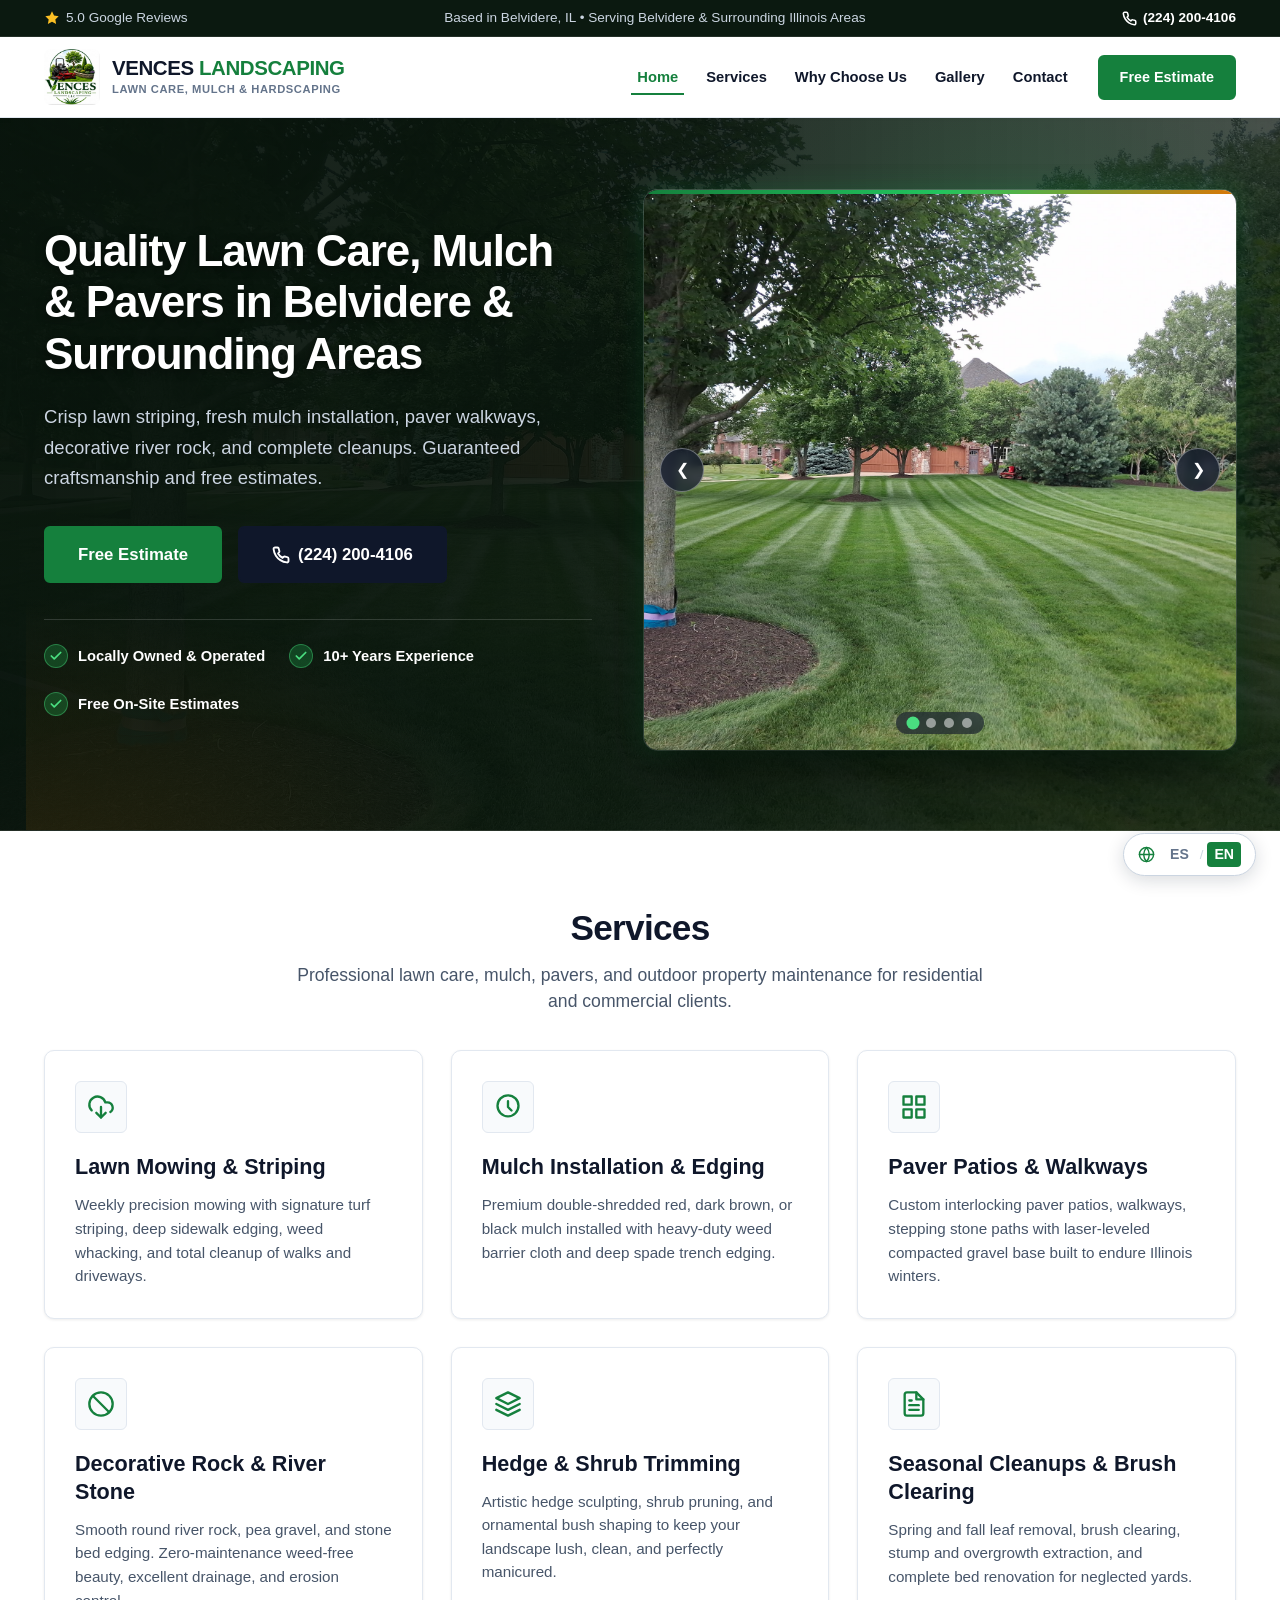
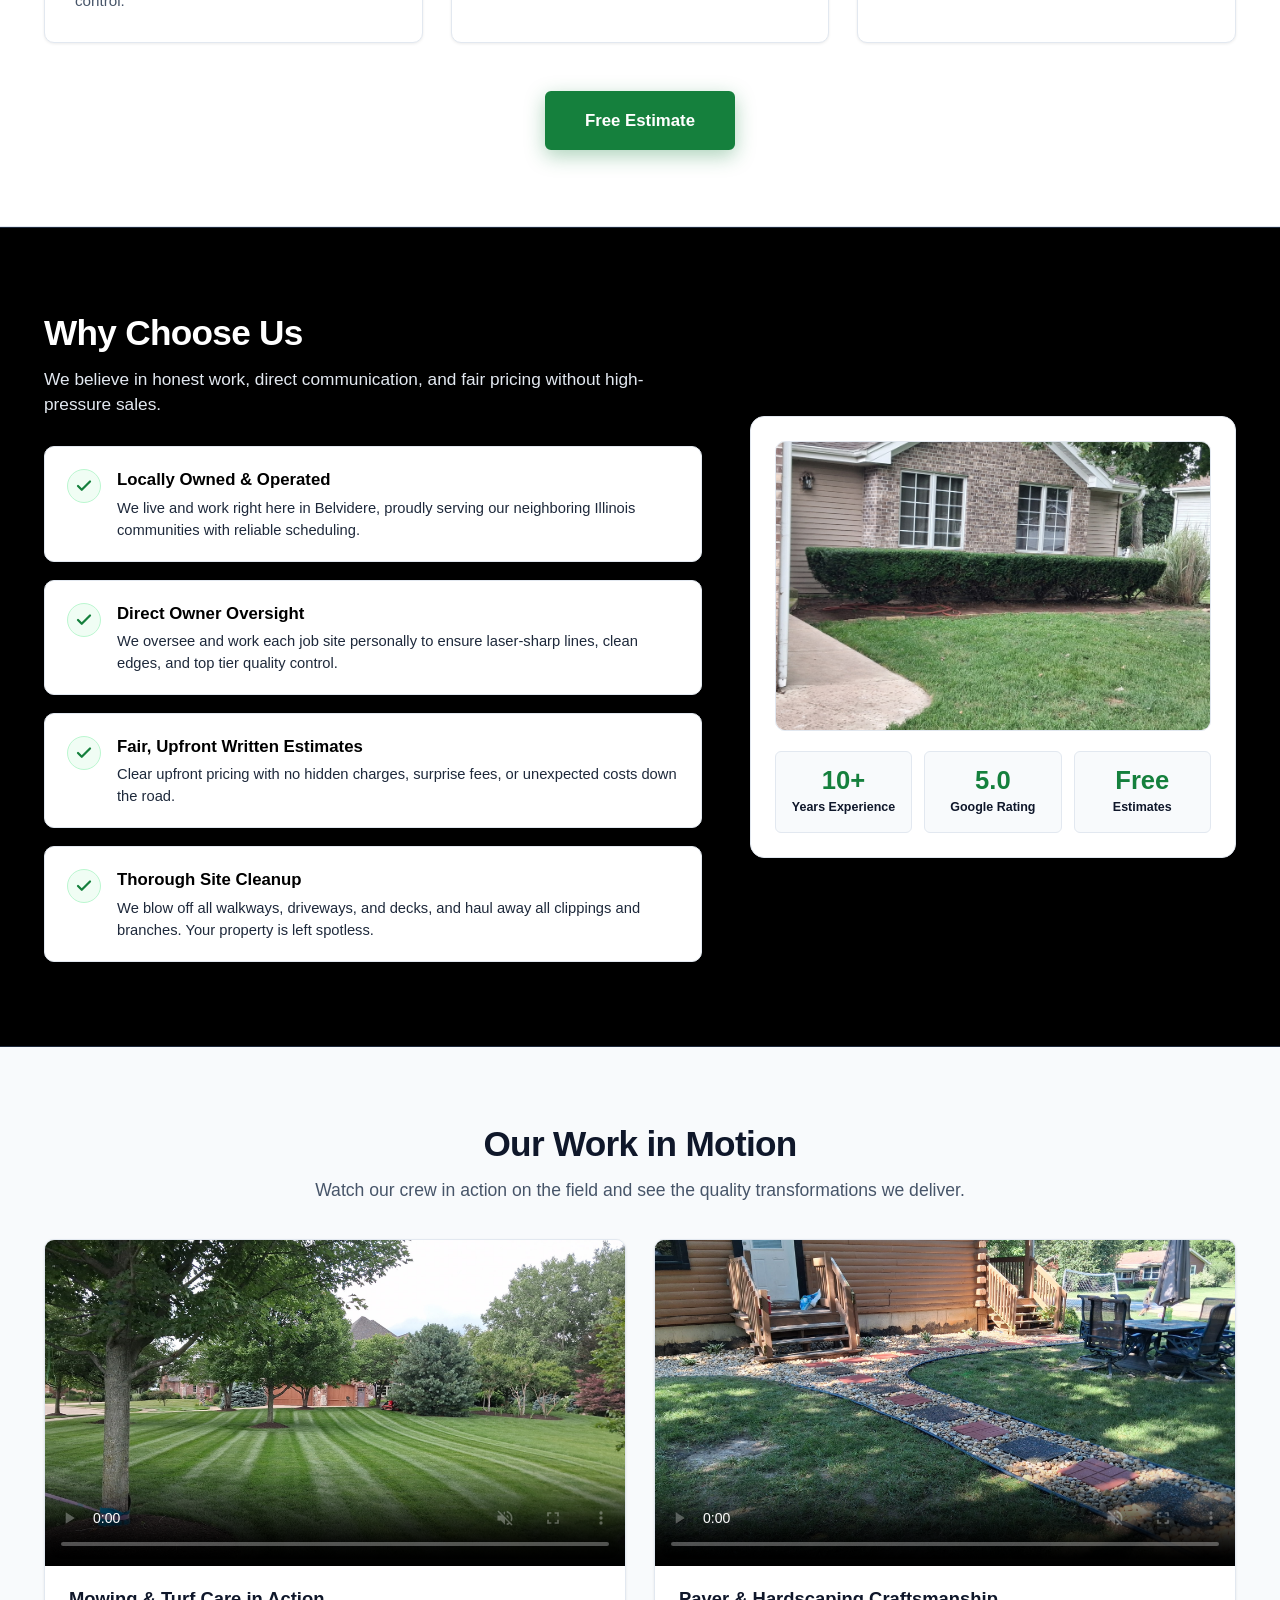
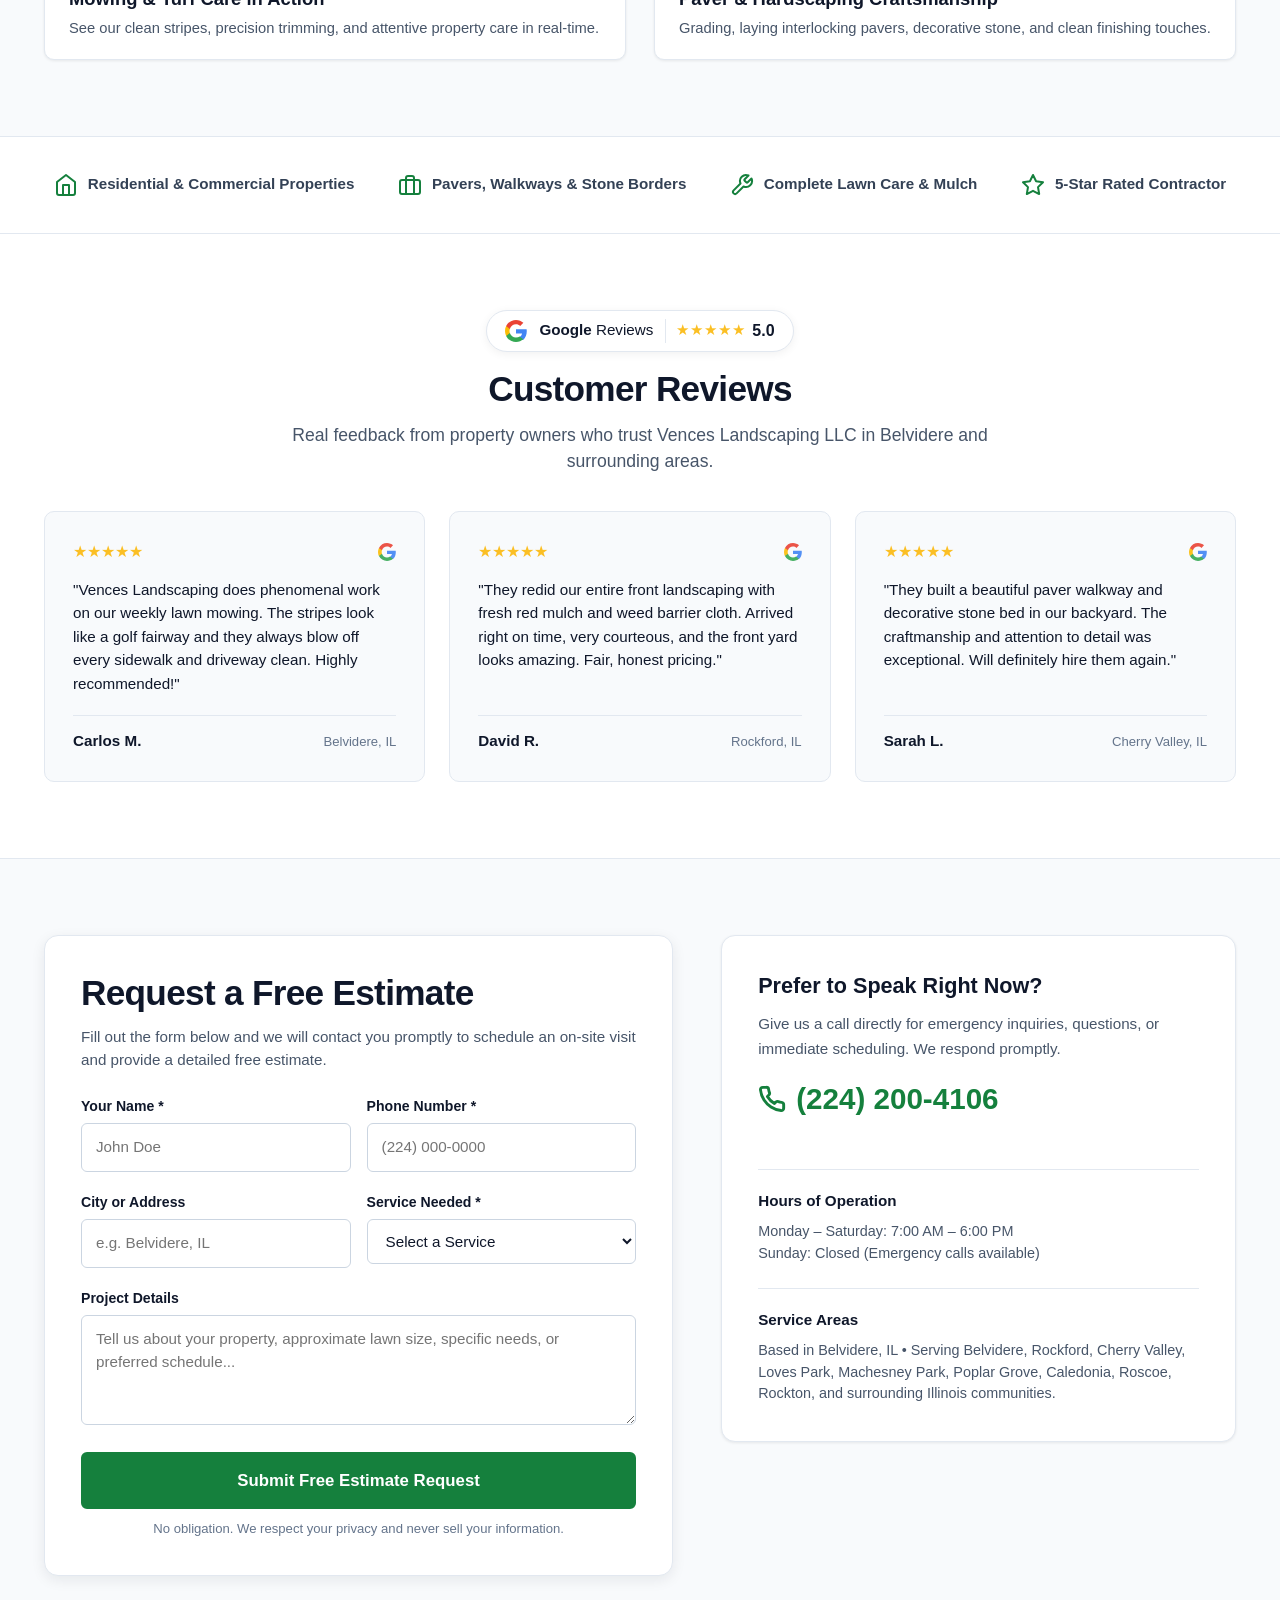
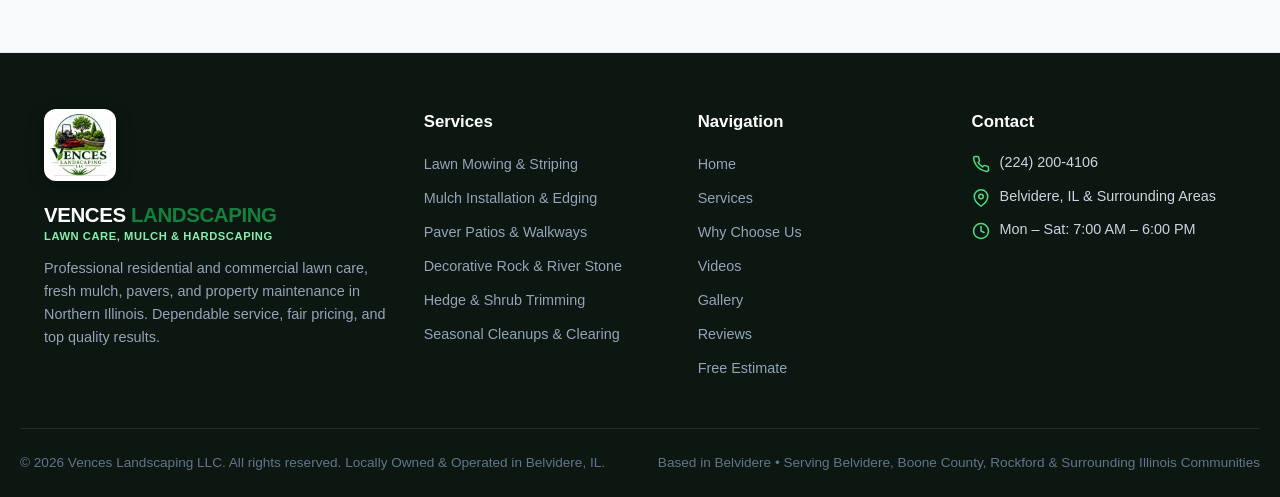
<file: index.html>
<!DOCTYPE html>
<html lang="en">
<head>
  <meta charset="UTF-8">
  <meta name="viewport" content="width=device-width, initial-scale=1.0">
  <title>Vences Landscaping LLC | Lawn Care, Mulch &amp; Pavers | Belvidere, IL</title>
  <meta name="description" content="Professional lawn mowing, turf striping, fresh mulch installation, paver patios, decorative stone, and yard cleanups in Belvidere, IL &amp; surrounding areas. Free estimates: (224) 200-4106.">
  <meta name="keywords" content="landscaping Belvidere IL, lawn care Belvidere IL, lawn mowing service Belvidere IL, turf striping Belvidere, mulch installation Belvidere, paver patio contractors Belvidere IL, hardscaping Belvidere, river rock landscaping, bush trimming Belvidere, seasonal yard cleanups, Boone County landscaper, Rockford lawn care, Cherry Valley landscaping, Loves Park lawn care">
  <meta name="robots" content="index, follow, max-image-preview:large, max-snippet:-1, max-video-preview:-1">
  <meta name="author" content="Vences Landscaping LLC">
  <meta name="theme-color" content="#15803d">
  <link rel="canonical" href="https://venceslandscaping.com/">
  
  <!-- Geo Targeting for Local Belvidere / Boone County & Rockford SEO -->
  <meta name="geo.region" content="US-IL">
  <meta name="geo.placename" content="Belvidere, Illinois">
  <meta name="geo.position" content="42.2639;-88.8443">
  <meta name="ICBM" content="42.2639, -88.8443">

  <!-- Google Search Console Verification Tag Placeholder -->
  <!-- Replace content with your verification string from Google Search Console when adding property -->
  <!-- <meta name="google-site-verification" content="PASTE_YOUR_GSC_CODE_HERE"> -->
  
  <!-- Favicon and App Icons -->
  <link rel="icon" type="image/png" sizes="64x64" href="favicon.png">
  <link rel="icon" type="image/x-icon" href="favicon.ico">
  <link rel="apple-touch-icon" sizes="180x180" href="apple-touch-icon.png">
  <link rel="manifest" href="site.webmanifest">
  
  <!-- Social Share / Open Graph Previews (Facebook, WhatsApp, LinkedIn, iMessage) -->
  <meta property="og:locale" content="en_US">
  <meta property="og:locale:alternate" content="es_US">
  <meta property="og:site_name" content="Vences Landscaping LLC">
  <meta property="og:type" content="website">
  <meta property="og:url" content="https://venceslandscaping.com/">
  <meta property="og:title" content="Vences Landscaping LLC | Lawn Care, Mulch &amp; Pavers | Belvidere, IL">
  <meta property="og:description" content="Crisp lawn striping, fresh mulch installation, paver patios, decorative river rock, and yard cleanups in Belvidere, IL &amp; Boone County. Free estimates: (224) 200-4106.">
  <meta property="og:image" content="https://venceslandscaping.com/photos/og-preview.jpg">
  <meta property="og:image:secure_url" content="https://venceslandscaping.com/photos/og-preview.jpg">
  <meta property="og:image:type" content="image/jpeg">
  <meta property="og:image:width" content="1200">
  <meta property="og:image:height" content="630">
  <meta property="og:image:alt" content="Vences Landscaping LLC - Lawn Care, Mulch and Paver Patios in Belvidere, IL">

  <!-- Twitter / X Card Previews -->
  <meta name="twitter:card" content="summary_large_image">
  <meta name="twitter:url" content="https://venceslandscaping.com/">
  <meta name="twitter:title" content="Vences Landscaping LLC | Lawn Care, Mulch &amp; Pavers | Belvidere, IL">
  <meta name="twitter:description" content="Professional lawn mowing, mulch installation, paver patios, and property maintenance in Belvidere, IL. Free estimates: (224) 200-4106.">
  <meta name="twitter:image" content="https://venceslandscaping.com/photos/og-preview.jpg">
  <meta name="twitter:image:alt" content="Vences Landscaping LLC - Lawn Care &amp; Pavers in Belvidere, IL">

  <!-- Schema.org JSON-LD Local Business Structured Data for Google -->
  <script type="application/ld+json">
  {
    "@context": "https://schema.org",
    "@type": ["LandscapeService", "HomeAndConstructionBusiness"],
    "@id": "https://venceslandscaping.com/#business",
    "name": "Vences Landscaping LLC",
    "url": "https://venceslandscaping.com/",
    "telephone": "+1-224-200-4106",
    "priceRange": "$$",
    "image": [
      "https://venceslandscaping.com/photos/og-preview.jpg",
      "https://venceslandscaping.com/photos/2670.jpg",
      "https://venceslandscaping.com/photos/2740.jpg",
      "https://venceslandscaping.com/photos/1140.jpg"
    ],
    "logo": "https://venceslandscaping.com/photos/2641.JPEG",
    "description": "Professional landscaping, weekly precision lawn mowing, signature turf striping, fresh mulch installation, paver patios, river rock, and seasonal cleanups in Belvidere, IL and surrounding Illinois areas.",
    "address": {
      "@type": "PostalAddress",
      "addressLocality": "Belvidere",
      "addressRegion": "IL",
      "addressCountry": "US"
    },
    "geo": {
      "@type": "GeoCoordinates",
      "latitude": 42.2639,
      "longitude": -88.8443
    },
    "areaServed": [
      { "@type": "City", "name": "Belvidere", "sameAs": "https://en.wikipedia.org/wiki/Belvidere,_Illinois" },
      { "@type": "City", "name": "Rockford", "sameAs": "https://en.wikipedia.org/wiki/Rockford,_Illinois" },
      { "@type": "City", "name": "Cherry Valley" },
      { "@type": "City", "name": "Loves Park" },
      { "@type": "City", "name": "Machesney Park" },
      { "@type": "City", "name": "Poplar Grove" },
      { "@type": "City", "name": "Caledonia" },
      { "@type": "City", "name": "Roscoe" },
      { "@type": "City", "name": "Rockton" },
      { "@type": "City", "name": "Garden Prairie" }
    ],
    "hasOfferCatalog": {
      "@type": "OfferCatalog",
      "name": "Landscaping Services",
      "itemListElement": [
        {
          "@type": "Offer",
          "itemOffered": {
            "@type": "Service",
            "name": "Lawn Mowing & Turf Striping",
            "description": "Weekly precision mowing with turf striping, deep sidewalk edging, weed whacking, and total cleanup."
          }
        },
        {
          "@type": "Offer",
          "itemOffered": {
            "@type": "Service",
            "name": "Mulch Installation & Bed Edging",
            "description": "Double-shredded mulch installed with heavy-duty weed barrier fabric and deep trench edging."
          }
        },
        {
          "@type": "Offer",
          "itemOffered": {
            "@type": "Service",
            "name": "Paver Patios & Walkways",
            "description": "Custom interlocking paver patios and walkways built with compacted crushed gravel base."
          }
        },
        {
          "@type": "Offer",
          "itemOffered": {
            "@type": "Service",
            "name": "Decorative Rock & River Stone",
            "description": "Smooth river rock and stone bed edging for zero-maintenance beauty and erosion control."
          }
        },
        {
          "@type": "Offer",
          "itemOffered": {
            "@type": "Service",
            "name": "Hedge & Shrub Trimming",
            "description": "Artistic hedge sculpting, shrub pruning, and ornamental bush shaping."
          }
        },
        {
          "@type": "Offer",
          "itemOffered": {
            "@type": "Service",
            "name": "Seasonal Cleanups & Clearing",
            "description": "Spring and fall leaf removal, brush clearing, and complete landscape bed renovations."
          }
        }
      ]
    },
    "openingHoursSpecification": {
      "@type": "OpeningHoursSpecification",
      "dayOfWeek": ["Monday", "Tuesday", "Wednesday", "Thursday", "Friday", "Saturday"],
      "opens": "07:00",
      "closes": "18:00"
    },
    "paymentAccepted": "Cash, Check, Zelle",
    "currenciesAccepted": "USD",
    "aggregateRating": {
      "@type": "AggregateRating",
      "ratingValue": "5.0",
      "reviewCount": "38"
    }
  }
  </script>

  <link rel="stylesheet" href="styles.css?v=1.3">
</head>
<body>

  <!-- Top Utility Bar -->
  <aside class="top-bar" aria-label="Quick contact and service area">
    <div class="container top-bar-inner">
      <div class="top-bar-item top-bar-rating">
        <svg width="16" height="16" viewBox="0 0 24 24" fill="currentColor">
          <path d="M12 2l3.09 6.26L22 9.27l-5 4.87 1.18 6.88L12 17.77l-6.18 3.25L7 14.14 2 9.27l6.91-1.01L12 2z"/>
        </svg>
        <span data-i18n="top_rating">5.0 Google Reviews</span>
      </div>
      <div class="top-bar-item top-bar-location">
        <span data-i18n="top_location">Based in Belvidere, IL &bull; Serving Belvidere &amp; Surrounding Illinois Areas</span>
      </div>
      <div class="top-bar-right">
        <a href="tel:2242004106" class="top-phone-link">
          <svg width="15" height="15" viewBox="0 0 24 24" fill="none" stroke="currentColor" stroke-width="2.5" stroke-linecap="round" stroke-linejoin="round">
            <path d="M22 16.92v3a2 2 0 0 1-2.18 2 19.79 19.79 0 0 1-8.63-3.07 19.5 19.5 0 0 1-6-6 19.79 19.79 0 0 1-3.07-8.67A2 2 0 0 1 4.11 2h3a2 2 0 0 1 2 1.72 12.84 12.84 0 0 0 .7 2.81 2 2 0 0 1-.45 2.11L8.09 9.91a16 16 0 0 0 6 6l1.27-1.27a2 2 0 0 1 2.11-.45 12.84 12.84 0 0 0 2.81.7A2 2 0 0 1 22 16.92z"></path>
          </svg>
          (224) 200-4106
        </a>
      </div>
    </div>
  </aside>

  <!-- Site Header -->
  <header class="site-header">
    <div class="container nav-container">
      <a href="index.html" class="brand-logo" aria-label="Vences Landscaping LLC Homepage">
        <img src="photos/2641.JPEG" alt="Vences Landscaping LLC Logo" class="brand-logo-img" width="56" height="56">
        <div class="brand-text">
          <span class="brand-name">
            <span class="accent-dark">VENCES</span> <span class="accent-green">LANDSCAPING</span>
          </span>
          <span class="brand-tag" data-i18n="brand_tag">Lawn Care, Mulch &amp; Hardscaping</span>
        </div>
      </a>

      <!-- Desktop & Mobile Nav -->
      <nav class="main-nav" aria-label="Main Navigation">
        <ul class="nav-list">
          <li><a href="index.html" class="nav-link active" data-i18n="nav_home">Home</a></li>
          <li><a href="#services" class="nav-link" data-i18n="nav_services">Services</a></li>
          <li><a href="#why-us" class="nav-link" data-i18n="nav_why_us">Why Choose Us</a></li>
          <li><a href="gallery.html" class="nav-link" data-i18n="nav_gallery">Gallery</a></li>
          <li><a href="#estimate" class="nav-link" data-i18n="nav_contact">Contact</a></li>
        </ul>
        <div class="nav-cta-wrap">
          <a href="#estimate" class="btn btn-green btn-sm" data-i18n="btn_request_estimate">Free Estimate</a>
        </div>
      </nav>

      <!-- Mobile Menu Toggle Button -->
      <button class="mobile-toggle" aria-label="Toggle navigation menu" aria-expanded="false">
        <svg viewBox="0 0 24 24" fill="none" stroke="currentColor" stroke-width="2.5" stroke-linecap="round" stroke-linejoin="round">
          <line x1="3" y1="6" x2="21" y2="6"></line>
          <line x1="3" y1="12" x2="21" y2="12"></line>
          <line x1="3" y1="18" x2="21" y2="18"></line>
        </svg>
      </button>
    </div>
  </header>

  <main>
    <!-- Hero Section (Desktop: Spacious Text + Photo Slider; Mobile: Full-Bleed Background Slideshow) -->
    <section class="hero-section" aria-label="Hero Introduction">
      <!-- Mobile Background Slideshow (4 images auto-scrolling right-to-left) -->
      <div class="hero-mobile-bg-slideshow" aria-hidden="true">
        <div class="hero-mobile-bg-track">
          <div class="hero-mobile-slide">
            <img src="photos/2670.jpg" alt="Lawn striping" loading="eager">
          </div>
          <div class="hero-mobile-slide">
            <img src="photos/1140.jpg" alt="Mulch installation" loading="eager">
          </div>
          <div class="hero-mobile-slide">
            <img src="photos/2740.jpg" alt="Paver walkway" loading="eager">
          </div>
          <div class="hero-mobile-slide">
            <img src="photos/2297.jpg" alt="Estate lawn care" loading="eager">
          </div>
          <!-- Loop clone for seamless right-to-left loop -->
          <div class="hero-mobile-slide">
            <img src="photos/2670.jpg" alt="Lawn striping" loading="lazy">
          </div>
        </div>
        <div class="hero-mobile-bg-overlay"></div>
      </div>

      <div class="container hero-grid">
        <div class="hero-content">
          <h1 data-i18n="hero_title">Quality Lawn Care, Mulch &amp; Pavers in Belvidere &amp; Surrounding Areas</h1>
          <p class="hero-lead" data-i18n="hero_lead">
            Crisp lawn striping, fresh mulch installation, paver walkways, decorative river rock, and complete cleanups. Guaranteed craftsmanship and free estimates.
          </p>

          <div class="hero-actions">
            <a href="#estimate" class="btn btn-green btn-lg" data-i18n="btn_request_estimate">Free Estimate</a>
            <a href="tel:2242004106" class="btn btn-blue btn-lg">
              <svg width="18" height="18" viewBox="0 0 24 24" fill="none" stroke="currentColor" stroke-width="2.5" stroke-linecap="round" stroke-linejoin="round">
                <path d="M22 16.92v3a2 2 0 0 1-2.18 2 19.79 19.79 0 0 1-8.63-3.07 19.5 19.5 0 0 1-6-6 19.79 19.79 0 0 1-3.07-8.67A2 2 0 0 1 4.11 2h3a2 2 0 0 1 2 1.72 12.84 12.84 0 0 0 .7 2.81 2 2 0 0 1-.45 2.11L8.09 9.91a16 16 0 0 0 6 6l1.27-1.27a2 2 0 0 1 2.11-.45 12.84 12.84 0 0 0 2.81.7A2 2 0 0 1 22 16.92z"></path>
              </svg>
              (224) 200-4106
            </a>
          </div>

          <div class="hero-features">
            <div class="hero-feature-item">
              <div class="feature-check">
                <svg viewBox="0 0 24 24" fill="none" stroke="currentColor" stroke-width="3" stroke-linecap="round" stroke-linejoin="round">
                  <polyline points="20 6 9 17 4 12"></polyline>
                </svg>
              </div>
              <span class="feature-text" data-i18n="hero_feat_1">Locally Owned &amp; Operated</span>
            </div>
            <div class="hero-feature-item">
              <div class="feature-check">
                <svg viewBox="0 0 24 24" fill="none" stroke="currentColor" stroke-width="3" stroke-linecap="round" stroke-linejoin="round">
                  <polyline points="20 6 9 17 4 12"></polyline>
                </svg>
              </div>
              <span class="feature-text" data-i18n="hero_feat_2">10+ Years Experience</span>
            </div>
            <div class="hero-feature-item">
              <div class="feature-check">
                <svg viewBox="0 0 24 24" fill="none" stroke="currentColor" stroke-width="3" stroke-linecap="round" stroke-linejoin="round">
                  <polyline points="20 6 9 17 4 12"></polyline>
                </svg>
              </div>
              <span class="feature-text" data-i18n="hero_feat_3">Free On-Site Estimates</span>
            </div>
          </div>
        </div>

        <!-- Big Hero Photo Slider (Fully Visible Real Projects) -->
        <div class="hero-slider-wrap">
          <div class="hero-slider-track">
            <div class="hero-slide">
              <img src="photos/2670.jpg" alt="Pristine lawn mowing striping and manicured residential property" loading="eager">
            </div>
            <div class="hero-slide">
              <img src="photos/2297.jpg" alt="Lawn maintenance with crisp striping and concrete patio border" loading="lazy">
            </div>
            <div class="hero-slide">
              <img src="photos/2740.jpg" alt="Completed stone and paver walkway installation" loading="lazy">
            </div>
            <div class="hero-slide">
              <img src="photos/1140.jpg" alt="Fresh red mulch installation and clean edge border" loading="lazy">
            </div>
          </div>

          <!-- Slider Arrows -->
          <button class="slider-arrow prev" aria-label="Previous slide">&#10094;</button>
          <button class="slider-arrow next" aria-label="Next slide">&#10095;</button>

          <!-- Slider Dots -->
          <div class="slider-dots" role="tablist" aria-label="Slider Pagination">
            <button class="slider-dot active" aria-label="Slide 1"></button>
            <button class="slider-dot" aria-label="Slide 2"></button>
            <button class="slider-dot" aria-label="Slide 3"></button>
            <button class="slider-dot" aria-label="Slide 4"></button>
          </div>
        </div>
      </div>
    </section>

    <!-- Services Section -->
    <section id="services" class="services-section">
      <div class="container">
        <header class="section-head text-center">
          <h2 data-i18n="services_title">Services</h2>
          <p data-i18n="services_lead">Professional lawn care, mulch, pavers, and outdoor property maintenance for residential and commercial clients.</p>
        </header>

        <div class="services-grid">
          <!-- Service 1: Lawn Mowing -->
          <article class="service-card">
            <div class="service-icon-box">
              <svg viewBox="0 0 24 24" fill="none" stroke="currentColor" stroke-width="2" stroke-linecap="round" stroke-linejoin="round">
                <path d="M4 14.899A7 7 0 1 1 15.71 8h1.79a4.5 4.5 0 0 1 2.5 8.242"></path>
                <path d="M12 12v9"></path>
                <path d="M8 17l4 4 4-4"></path>
              </svg>
            </div>
            <h3 data-i18n="svc1_title">Lawn Mowing &amp; Striping</h3>
            <p data-i18n="svc1_desc">Weekly precision mowing with signature turf striping, deep sidewalk edging, weed whacking, and total cleanup of walks and driveways.</p>
          </article>

          <!-- Service 2: Mulch & Bed Edging -->
          <article class="service-card">
            <div class="service-icon-box">
              <svg viewBox="0 0 24 24" fill="none" stroke="currentColor" stroke-width="2" stroke-linecap="round" stroke-linejoin="round">
                <path d="M12 2a9 9 0 0 1 9 9c0 4.97-4.03 9-9 9s-9-4.03-9-9a9 9 0 0 1 9-9z"></path>
                <path d="M12 7v5l3 3"></path>
              </svg>
            </div>
            <h3 data-i18n="svc2_title">Mulch Installation &amp; Edging</h3>
            <p data-i18n="svc2_desc">Premium double-shredded red, dark brown, or black mulch installed with heavy-duty weed barrier cloth and deep spade trench edging.</p>
          </article>

          <!-- Service 3: Paver Patios & Walkways -->
          <article class="service-card">
            <div class="service-icon-box">
              <svg viewBox="0 0 24 24" fill="none" stroke="currentColor" stroke-width="2" stroke-linecap="round" stroke-linejoin="round">
                <rect x="3" y="3" width="7" height="7"></rect>
                <rect x="14" y="3" width="7" height="7"></rect>
                <rect x="14" y="14" width="7" height="7"></rect>
                <rect x="3" y="14" width="7" height="7"></rect>
              </svg>
            </div>
            <h3 data-i18n="svc3_title">Paver Patios &amp; Walkways</h3>
            <p data-i18n="svc3_desc">Custom interlocking paver patios, walkways, stepping stone paths with laser-leveled compacted gravel base built to endure Illinois winters.</p>
          </article>

          <!-- Service 4: Decorative Rock & River Stone -->
          <article class="service-card">
            <div class="service-icon-box">
              <svg viewBox="0 0 24 24" fill="none" stroke="currentColor" stroke-width="2" stroke-linecap="round" stroke-linejoin="round">
                <circle cx="12" cy="12" r="10"></circle>
                <line x1="4.93" y1="4.93" x2="19.07" y2="19.07"></line>
              </svg>
            </div>
            <h3 data-i18n="svc4_title">Decorative Rock &amp; River Stone</h3>
            <p data-i18n="svc4_desc">Smooth round river rock, pea gravel, and stone bed edging. Zero-maintenance weed-free beauty, excellent drainage, and erosion control.</p>
          </article>

          <!-- Service 5: Shrub & Hedge Trimming -->
          <article class="service-card">
            <div class="service-icon-box">
              <svg viewBox="0 0 24 24" fill="none" stroke="currentColor" stroke-width="2" stroke-linecap="round" stroke-linejoin="round">
                <path d="M12 2L2 7l10 5 10-5-10-5z"></path>
                <path d="M2 17l10 5 10-5"></path>
                <path d="M2 12l10 5 10-5"></path>
              </svg>
            </div>
            <h3 data-i18n="svc5_title">Hedge &amp; Shrub Trimming</h3>
            <p data-i18n="svc5_desc">Artistic hedge sculpting, shrub pruning, and ornamental bush shaping to keep your landscape lush, clean, and perfectly manicured.</p>
          </article>

          <!-- Service 6: Cleanups & Yard Clearing -->
          <article class="service-card">
            <div class="service-icon-box">
              <svg viewBox="0 0 24 24" fill="none" stroke="currentColor" stroke-width="2" stroke-linecap="round" stroke-linejoin="round">
                <path d="M14 2H6a2 2 0 0 0-2 2v16a2 2 0 0 0 2 2h12a2 2 0 0 0 2-2V8z"></path>
                <polyline points="14 2 14 8 20 8"></polyline>
                <line x1="16" y1="13" x2="8" y2="13"></line>
                <line x1="16" y1="17" x2="8" y2="17"></line>
                <polyline points="10 9 9 9 8 9"></polyline>
              </svg>
            </div>
            <h3 data-i18n="svc6_title">Seasonal Cleanups &amp; Brush Clearing</h3>
            <p data-i18n="svc6_desc">Spring and fall leaf removal, brush clearing, stump and overgrowth extraction, and complete bed renovation for neglected yards.</p>
          </article>
        </div>

        <!-- Single Estimate Button under all services -->
        <div class="services-action text-center">
          <a href="#estimate" class="btn btn-green btn-lg" data-i18n="btn_request_estimate">Request a Free Estimate</a>
        </div>
      </div>
    </section>

    <!-- Why Choose Us Section -->
    <section id="why-us" class="why-section">
      <div class="container why-grid">
        <div class="why-content">
          <h2 data-i18n="why_title">Why Choose Us</h2>
          <p data-i18n="why_lead">We believe in honest work, direct communication, and fair pricing without high-pressure sales.</p>

          <div class="why-list">
            <div class="why-item">
              <div class="why-bullet-icon">
                <svg viewBox="0 0 24 24" fill="none" stroke="currentColor" stroke-width="3" stroke-linecap="round" stroke-linejoin="round">
                  <polyline points="20 6 9 17 4 12"></polyline>
                </svg>
              </div>
              <div class="why-item-content">
                <h4 data-i18n="why_item1_title">Locally Owned &amp; Operated</h4>
                <p data-i18n="why_item1_desc">We live and work right here in Belvidere, proudly serving our neighboring Illinois communities with reliable scheduling.</p>
              </div>
            </div>

            <div class="why-item">
              <div class="why-bullet-icon">
                <svg viewBox="0 0 24 24" fill="none" stroke="currentColor" stroke-width="3" stroke-linecap="round" stroke-linejoin="round">
                  <polyline points="20 6 9 17 4 12"></polyline>
                </svg>
              </div>
              <div class="why-item-content">
                <h4 data-i18n="why_item2_title">Direct Owner Oversight</h4>
                <p data-i18n="why_item2_desc">We oversee and work each job site personally to ensure laser-sharp lines, clean edges, and top tier quality control.</p>
              </div>
            </div>

            <div class="why-item">
              <div class="why-bullet-icon">
                <svg viewBox="0 0 24 24" fill="none" stroke="currentColor" stroke-width="3" stroke-linecap="round" stroke-linejoin="round">
                  <polyline points="20 6 9 17 4 12"></polyline>
                </svg>
              </div>
              <div class="why-item-content">
                <h4 data-i18n="why_item3_title">Fair, Upfront Written Estimates</h4>
                <p data-i18n="why_item3_desc">Clear upfront pricing with no hidden charges, surprise fees, or unexpected costs down the road.</p>
              </div>
            </div>

            <div class="why-item">
              <div class="why-bullet-icon">
                <svg viewBox="0 0 24 24" fill="none" stroke="currentColor" stroke-width="3" stroke-linecap="round" stroke-linejoin="round">
                  <polyline points="20 6 9 17 4 12"></polyline>
                </svg>
              </div>
              <div class="why-item-content">
                <h4 data-i18n="why_item4_title">Thorough Site Cleanup</h4>
                <p data-i18n="why_item4_desc">We blow off all walkways, driveways, and decks, and haul away all clippings and branches. Your property is left spotless.</p>
              </div>
            </div>
          </div>
        </div>

        <div class="why-media-card">
          <div class="why-media-box">
            <img src="photos/3729.jpg" alt="Sculpted hedge and manicured lawn project" loading="lazy">
          </div>
          <div class="why-stat-row">
            <div class="why-stat">
              <span class="why-stat-num">10+</span>
              <span class="why-stat-label" data-i18n="stat_experience">Years Experience</span>
            </div>
            <div class="why-stat">
              <span class="why-stat-num">5.0</span>
              <span class="why-stat-label" data-i18n="stat_rating">Google Rating</span>
            </div>
            <div class="why-stat">
              <span class="why-stat-num" data-i18n="stat_free">Free</span>
              <span class="why-stat-label" data-i18n="stat_estimates">Estimates</span>
            </div>
          </div>
        </div>
      </div>
    </section>

    <!-- Video Showcase Section (Our Work in Motion) -->
    <section id="videos" class="video-section">
      <div class="container">
        <header class="section-head text-center">
          <h2 data-i18n="videos_title">Our Work in Motion</h2>
          <p data-i18n="videos_lead">Watch our crew in action on the field and see the quality transformations we deliver.</p>
        </header>

        <div class="video-grid">
          <article class="video-card">
            <div class="video-player-wrap">
              <video muted controls playsinline preload="metadata" poster="photos/2670.jpg">
                <source src="photos/3896.mp4" type="video/mp4">
                Your browser does not support HTML5 videos.
              </video>
            </div>
            <div class="video-card-info">
              <h3 data-i18n="vid1_title">Mowing &amp; Turf Care in Action</h3>
              <p data-i18n="vid1_desc">See our clean stripes, precision trimming, and attentive property care in real-time.</p>
            </div>
          </article>

          <article class="video-card">
            <div class="video-player-wrap">
              <video muted controls playsinline preload="metadata" poster="photos/2740.jpg">
                <source src="photos/20260925_135807.mp4" type="video/mp4">
                Your browser does not support HTML5 videos.
              </video>
            </div>
            <div class="video-card-info">
              <h3 data-i18n="vid2_title">Paver &amp; Hardscaping Craftsmanship</h3>
              <p data-i18n="vid2_desc">Grading, laying interlocking pavers, decorative stone, and clean finishing touches.</p>
            </div>
          </article>
        </div>
      </div>
    </section>

    <!-- Work Highlights & Factual Trust Strip -->
    <section class="trust-strip">
      <div class="container">
        <div class="trust-strip-inner">
          <div class="trust-badge">
            <svg viewBox="0 0 24 24" fill="none" stroke="currentColor" stroke-width="2" stroke-linecap="round" stroke-linejoin="round">
              <path d="M3 9l9-7 9 7v11a2 2 0 0 1-2 2H5a2 2 0 0 1-2-2z"></path>
              <polyline points="9 22 9 12 15 12 15 22"></polyline>
            </svg>
            <span data-i18n="trust_residential">Residential &amp; Commercial Properties</span>
          </div>
          <div class="trust-badge">
            <svg viewBox="0 0 24 24" fill="none" stroke="currentColor" stroke-width="2" stroke-linecap="round" stroke-linejoin="round">
              <rect x="2" y="7" width="20" height="14" rx="2" ry="2"></rect>
              <path d="M16 21V5a2 2 0 0 0-2-2h-4a2 2 0 0 0-2 2v16"></path>
            </svg>
            <span data-i18n="trust_pavers">Pavers, Walkways &amp; Stone Borders</span>
          </div>
          <div class="trust-badge">
            <svg viewBox="0 0 24 24" fill="none" stroke="currentColor" stroke-width="2" stroke-linecap="round" stroke-linejoin="round">
              <path d="M14.7 6.3a1 1 0 0 0 0 1.4l1.6 1.6a1 1 0 0 0 1.4 0l3.77-3.77a6 6 0 0 1-7.94 7.94l-6.91 6.91a2.12 2.12 0 0 1-3-3l6.91-6.91a6 6 0 0 1 7.94-7.94l-3.76 3.76z"></path>
            </svg>
            <span data-i18n="trust_lawn">Complete Lawn Care &amp; Mulch</span>
          </div>
          <div class="trust-badge">
            <svg viewBox="0 0 24 24" fill="none" stroke="currentColor" stroke-width="2" stroke-linecap="round" stroke-linejoin="round">
              <polygon points="12 2 15.09 8.26 22 9.27 17 14.14 18.18 21.02 12 17.77 5.82 21.02 7 14.14 2 9.27 8.91 8.26 12 2"></polygon>
            </svg>
            <span data-i18n="trust_rated">5-Star Rated Contractor</span>
          </div>
        </div>
      </div>
    </section>

    <!-- Customer Reviews Section -->
    <section id="reviews" class="reviews-section">
      <div class="container">
        <header class="section-head text-center">
          <div class="google-badge-header">
            <svg class="google-icon" viewBox="0 0 24 24" width="24" height="24">
              <path fill="#4285F4" d="M23.745 12.27c0-.7-.06-1.4-.19-2.07H12v4.51h6.6c-.29 1.52-1.14 2.82-2.4 3.68v3.05h3.88c2.27-2.09 3.665-5.17 3.665-9.17Z"/>
              <path fill="#34A853" d="M12 24c3.24 0 5.95-1.08 7.93-2.91l-3.88-3.05c-1.08.72-2.45 1.16-4.05 1.16-3.12 0-5.77-2.1-6.72-4.93H1.25v3.15C3.26 21.36 7.33 24 12 24Z"/>
              <path fill="#FBBC05" d="M5.28 14.27c-.25-.72-.38-1.49-.38-2.27s.13-1.55.38-2.27V6.58H1.25C.45 8.18 0 10.03 0 12s.45 3.82 1.25 5.42l4.03-3.15Z"/>
              <path fill="#EA4335" d="M12 4.75c1.77 0 3.35.61 4.6 1.8l3.42-3.42C17.95 1.19 15.24 0 12 0 7.33 0 3.26 2.64 1.25 6.58l4.03 3.15c.95-2.83 3.6-4.98 6.72-4.98Z"/>
            </svg>
            <span class="google-badge-text"><strong>Google</strong> Reviews</span>
            <div class="google-badge-rating">
              <span class="google-stars">&#9733;&#9733;&#9733;&#9733;&#9733;</span>
              <strong>5.0</strong>
            </div>
          </div>
          <h2 data-i18n="reviews_title">Customer Reviews</h2>
          <p data-i18n="reviews_lead">Real feedback from property owners who trust Vences Landscaping LLC in Belvidere and surrounding areas.</p>
        </header>

        <div class="reviews-grid">
          <article class="review-card">
            <div class="review-card-top">
              <div class="review-stars" aria-label="5 out of 5 stars">
                ★★★★★
              </div>
              <svg class="google-card-icon" viewBox="0 0 24 24" width="20" height="20">
                <path fill="#4285F4" d="M23.745 12.27c0-.7-.06-1.4-.19-2.07H12v4.51h6.6c-.29 1.52-1.14 2.82-2.4 3.68v3.05h3.88c2.27-2.09 3.665-5.17 3.665-9.17Z"/>
                <path fill="#34A853" d="M12 24c3.24 0 5.95-1.08 7.93-2.91l-3.88-3.05c-1.08.72-2.45 1.16-4.05 1.16-3.12 0-5.77-2.1-6.72-4.93H1.25v3.15C3.26 21.36 7.33 24 12 24Z"/>
                <path fill="#FBBC05" d="M5.28 14.27c-.25-.72-.38-1.49-.38-2.27s.13-1.55.38-2.27V6.58H1.25C.45 8.18 0 10.03 0 12s.45 3.82 1.25 5.42l4.03-3.15Z"/>
                <path fill="#EA4335" d="M12 4.75c1.77 0 3.35.61 4.6 1.8l3.42-3.42C17.95 1.19 15.24 0 12 0 7.33 0 3.26 2.64 1.25 6.58l4.03 3.15c.95-2.83 3.6-4.98 6.72-4.98Z"/>
              </svg>
            </div>
            <p data-i18n="rev1_text">
              "Vences Landscaping does phenomenal work on our weekly lawn mowing. The stripes look like a golf fairway and they always blow off every sidewalk and driveway clean. Highly recommended!"
            </p>
            <div class="reviewer-meta">
              <span class="reviewer-name">Carlos M.</span>
              <span class="reviewer-location">Belvidere, IL</span>
            </div>
          </article>

          <article class="review-card">
            <div class="review-card-top">
              <div class="review-stars" aria-label="5 out of 5 stars">
                ★★★★★
              </div>
              <svg class="google-card-icon" viewBox="0 0 24 24" width="20" height="20">
                <path fill="#4285F4" d="M23.745 12.27c0-.7-.06-1.4-.19-2.07H12v4.51h6.6c-.29 1.52-1.14 2.82-2.4 3.68v3.05h3.88c2.27-2.09 3.665-5.17 3.665-9.17Z"/>
                <path fill="#34A853" d="M12 24c3.24 0 5.95-1.08 7.93-2.91l-3.88-3.05c-1.08.72-2.45 1.16-4.05 1.16-3.12 0-5.77-2.1-6.72-4.93H1.25v3.15C3.26 21.36 7.33 24 12 24Z"/>
                <path fill="#FBBC05" d="M5.28 14.27c-.25-.72-.38-1.49-.38-2.27s.13-1.55.38-2.27V6.58H1.25C.45 8.18 0 10.03 0 12s.45 3.82 1.25 5.42l4.03-3.15Z"/>
                <path fill="#EA4335" d="M12 4.75c1.77 0 3.35.61 4.6 1.8l3.42-3.42C17.95 1.19 15.24 0 12 0 7.33 0 3.26 2.64 1.25 6.58l4.03 3.15c.95-2.83 3.6-4.98 6.72-4.98Z"/>
              </svg>
            </div>
            <p data-i18n="rev2_text">
              "They redid our entire front landscaping with fresh red mulch and weed barrier cloth. Arrived right on time, very courteous, and the front yard looks amazing. Fair, honest pricing."
            </p>
            <div class="reviewer-meta">
              <span class="reviewer-name">David R.</span>
              <span class="reviewer-location">Rockford, IL</span>
            </div>
          </article>

          <article class="review-card">
            <div class="review-card-top">
              <div class="review-stars" aria-label="5 out of 5 stars">
                ★★★★★
              </div>
              <svg class="google-card-icon" viewBox="0 0 24 24" width="20" height="20">
                <path fill="#4285F4" d="M23.745 12.27c0-.7-.06-1.4-.19-2.07H12v4.51h6.6c-.29 1.52-1.14 2.82-2.4 3.68v3.05h3.88c2.27-2.09 3.665-5.17 3.665-9.17Z"/>
                <path fill="#34A853" d="M12 24c3.24 0 5.95-1.08 7.93-2.91l-3.88-3.05c-1.08.72-2.45 1.16-4.05 1.16-3.12 0-5.77-2.1-6.72-4.93H1.25v3.15C3.26 21.36 7.33 24 12 24Z"/>
                <path fill="#FBBC05" d="M5.28 14.27c-.25-.72-.38-1.49-.38-2.27s.13-1.55.38-2.27V6.58H1.25C.45 8.18 0 10.03 0 12s.45 3.82 1.25 5.42l4.03-3.15Z"/>
                <path fill="#EA4335" d="M12 4.75c1.77 0 3.35.61 4.6 1.8l3.42-3.42C17.95 1.19 15.24 0 12 0 7.33 0 3.26 2.64 1.25 6.58l4.03 3.15c.95-2.83 3.6-4.98 6.72-4.98Z"/>
              </svg>
            </div>
            <p data-i18n="rev3_text">
              "They built a beautiful paver walkway and decorative stone bed in our backyard. The craftmanship and attention to detail was exceptional. Will definitely hire them again."
            </p>
            <div class="reviewer-meta">
              <span class="reviewer-name">Sarah L.</span>
              <span class="reviewer-location">Cherry Valley, IL</span>
            </div>
          </article>
        </div>
      </div>
    </section>

    <!-- Free Estimate Form Section -->
    <section id="estimate" class="estimate-section">
      <div class="container estimate-grid">
        <div class="estimate-card">
          <h2 data-i18n="est_title">Request a Free Estimate</h2>
          <p style="color: #475569; margin-bottom: 24px; font-size: 0.95rem;" data-i18n="est_lead">
            Fill out the form below and we will contact you promptly to schedule an on-site visit and provide a detailed free estimate.
          </p>

          <form id="estimateForm" action="https://api.web3forms.com/submit" method="POST">
            <!-- Web3Forms Access Key:
                 To receive customer inquiries directly in your inbox:
                 1. Go to https://web3forms.com and enter your business email.
                 2. Copy the free access_key they send you.
                 3. Paste it in value="" below. -->
            <input type="hidden" name="access_key" value="YOUR_ACCESS_KEY_HERE">
            <input type="hidden" name="subject" value="New Estimate Request - Vences Landscaping LLC">
            <input type="hidden" name="from_name" value="Vences Landscaping Website">
            <!-- Spam Protection Honeypot -->
            <input type="checkbox" name="botcheck" class="hidden" style="display: none;">

            <div class="form-row">
              <div class="form-group">
                <label for="fullName" data-i18n="lbl_name">Your Name *</label>
                <input type="text" id="fullName" name="name" required placeholder="John Doe" data-i18n-ph="ph_name">
              </div>
              <div class="form-group">
                <label for="phoneNumber" data-i18n="lbl_phone">Phone Number *</label>
                <input type="tel" id="phoneNumber" name="phone" required placeholder="(224) 000-0000" data-i18n-ph="ph_phone">
              </div>
            </div>

            <div class="form-row">
              <div class="form-group">
                <label for="cityAddress" data-i18n="lbl_city">City or Address</label>
                <input type="text" id="cityAddress" name="city_address" placeholder="e.g. Belvidere, IL" data-i18n-ph="ph_city">
              </div>
              <div class="form-group">
                <label for="serviceType" data-i18n="lbl_service">Service Needed *</label>
                <select id="serviceType" name="service_needed" required>
                  <option value="" disabled selected data-i18n-opt="opt_service_placeholder">Select a Service</option>
                  <option value="Lawn Mowing" data-i18n-opt="opt_lawn_mowing">Lawn Mowing &amp; Striping</option>
                  <option value="Mulch Installation" data-i18n-opt="opt_mulch">Mulch Installation &amp; Edging</option>
                  <option value="Paver Patios & Walkways" data-i18n-opt="opt_pavers">Paver Patios &amp; Walkways</option>
                  <option value="Decorative Rock" data-i18n-opt="opt_rock">Decorative Rock &amp; River Stone</option>
                  <option value="Hedge & Shrub Trimming" data-i18n-opt="opt_trimming">Hedge &amp; Shrub Trimming</option>
                  <option value="Yard Cleanups" data-i18n-opt="opt_cleanups">Seasonal Cleanups &amp; Clearing</option>
                  <option value="Multiple Services" data-i18n-opt="opt_multiple">Multiple Services / Inspection</option>
                </select>
              </div>
            </div>

            <div class="form-group">
              <label for="projectDetails" data-i18n="lbl_details">Project Details</label>
              <textarea id="projectDetails" name="message" placeholder="Tell us about your property, approximate lawn size, specific needs, or preferred schedule..." data-i18n-ph="ph_details"></textarea>
            </div>

            <button type="submit" class="btn btn-green btn-lg form-submit-btn">
              <span data-i18n="btn_submit_request">Submit Free Estimate Request</span>
            </button>
            <p class="form-note" data-i18n="form_note">No obligation. We respect your privacy and never sell your information.</p>
          </form>
        </div>

        <div class="estimate-call-box">
          <h3 data-i18n="callbox_title">Prefer to Speak Right Now?</h3>
          <p style="color: #475569; font-size: 0.95rem; line-height: 1.6;" data-i18n="callbox_lead">
            Give us a call directly for emergency inquiries, questions, or immediate scheduling. We respond promptly.
          </p>

          <a href="tel:2242004106" class="call-big-number">
            <svg width="28" height="28" viewBox="0 0 24 24" fill="none" stroke="currentColor" stroke-width="2.5" stroke-linecap="round" stroke-linejoin="round">
              <path d="M22 16.92v3a2 2 0 0 1-2.18 2 19.79 19.79 0 0 1-8.63-3.07 19.5 19.5 0 0 1-6-6 19.79 19.79 0 0 1-3.07-8.67A2 2 0 0 1 4.11 2h3a2 2 0 0 1 2 1.72 12.84 12.84 0 0 0 .7 2.81 2 2 0 0 1-.45 2.11L8.09 9.91a16 16 0 0 0 6 6l1.27-1.27a2 2 0 0 1 2.11-.45 12.84 12.84 0 0 0 2.81.7A2 2 0 0 1 22 16.92z"></path>
            </svg>
            (224) 200-4106
          </a>

          <div class="service-hours-box">
            <h4 data-i18n="callbox_hours_title">Hours of Operation</h4>
            <p data-i18n="callbox_hours_week">Monday &ndash; Saturday: 7:00 AM &ndash; 6:00 PM</p>
            <p data-i18n="callbox_hours_sun">Sunday: Closed (Emergency calls available)</p>
          </div>

          <div class="service-hours-box">
            <h4 data-i18n="callbox_areas_title">Service Areas</h4>
            <p data-i18n="callbox_areas_desc">Based in Belvidere, IL &bull; Serving Belvidere, Rockford, Cherry Valley, Loves Park, Machesney Park, Poplar Grove, Caledonia, Roscoe, Rockton, and surrounding Illinois communities.</p>
          </div>
        </div>
      </div>
    </section>
  </main>

  <!-- Site Footer -->
  <footer class="site-footer">
    <div class="container footer-grid">
      <div class="footer-col footer-brand">
        <img src="photos/2641.JPEG" alt="Vences Landscaping LLC Logo" class="footer-brand-logo" width="72" height="72">
        <div class="brand-text">
          <span class="brand-name" style="color: #ffffff;">
            <span class="accent-dark" style="color: #ffffff;">VENCES</span> <span class="accent-green">LANDSCAPING</span>
          </span>
          <span class="brand-tag" style="color: #86efac;" data-i18n="brand_tag">Lawn Care, Mulch &amp; Hardscaping</span>
        </div>
        <p data-i18n="footer_desc" style="margin-top: 12px;">
          Professional residential and commercial lawn care, fresh mulch, pavers, and property maintenance in Northern Illinois. Dependable service, fair pricing, and top quality results.
        </p>
      </div>

      <div class="footer-col">
        <h4 data-i18n="footer_services_title">Services</h4>
        <ul class="footer-links">
          <li><a href="#services" data-i18n="opt_lawn_mowing">Lawn Mowing &amp; Striping</a></li>
          <li><a href="#services" data-i18n="opt_mulch">Mulch Installation &amp; Edging</a></li>
          <li><a href="#services" data-i18n="opt_pavers">Paver Patios &amp; Walkways</a></li>
          <li><a href="#services" data-i18n="opt_rock">Decorative Rock &amp; River Stone</a></li>
          <li><a href="#services" data-i18n="opt_trimming">Hedge &amp; Shrub Trimming</a></li>
          <li><a href="#services" data-i18n="opt_cleanups">Seasonal Cleanups &amp; Clearing</a></li>
        </ul>
      </div>

      <div class="footer-col">
        <h4 data-i18n="footer_nav_title">Navigation</h4>
        <ul class="footer-links">
          <li><a href="index.html" data-i18n="nav_home">Home</a></li>
          <li><a href="#services" data-i18n="nav_services">Services</a></li>
          <li><a href="#why-us" data-i18n="nav_why_us">Why Choose Us</a></li>
          <li><a href="#videos" data-i18n="nav_videos">Videos</a></li>
          <li><a href="gallery.html" data-i18n="nav_gallery">Gallery</a></li>
          <li><a href="#reviews" data-i18n="nav_reviews">Reviews</a></li>
          <li><a href="#estimate" data-i18n="btn_request_estimate">Free Estimate</a></li>
        </ul>
      </div>

      <div class="footer-col">
        <h4 data-i18n="footer_contact_title">Contact</h4>
        <div class="footer-contact-item">
          <svg viewBox="0 0 24 24" fill="none" stroke="currentColor" stroke-width="2" stroke-linecap="round" stroke-linejoin="round">
            <path d="M22 16.92v3a2 2 0 0 1-2.18 2 19.79 19.79 0 0 1-8.63-3.07 19.5 19.5 0 0 1-6-6 19.79 19.79 0 0 1-3.07-8.67A2 2 0 0 1 4.11 2h3a2 2 0 0 1 2 1.72 12.84 12.84 0 0 0 .7 2.81 2 2 0 0 1-.45 2.11L8.09 9.91a16 16 0 0 0 6 6l1.27-1.27a2 2 0 0 1 2.11-.45 12.84 12.84 0 0 0 2.81.7A2 2 0 0 1 22 16.92z"></path>
          </svg>
          <a href="tel:2242004106">(224) 200-4106</a>
        </div>
        <div class="footer-contact-item">
          <svg viewBox="0 0 24 24" fill="none" stroke="currentColor" stroke-width="2" stroke-linecap="round" stroke-linejoin="round">
            <path d="M21 10c0 7-9 13-9 13s-9-6-9-13a9 9 0 0 1 18 0z"></path>
            <circle cx="12" cy="10" r="3"></circle>
          </svg>
          <span data-i18n="footer_area">Belvidere, IL &amp; Surrounding Areas</span>
        </div>
        <div class="footer-contact-item">
          <svg viewBox="0 0 24 24" fill="none" stroke="currentColor" stroke-width="2" stroke-linecap="round" stroke-linejoin="round">
            <circle cx="12" cy="12" r="10"></circle>
            <polyline points="12 6 12 12 16 14"></polyline>
          </svg>
          <span data-i18n="footer_hours">Mon &ndash; Sat: 7:00 AM &ndash; 6:00 PM</span>
        </div>
      </div>
    </div>

    <div class="container footer-bottom">
      <p data-i18n="footer_copyright">&copy; 2026 Vences Landscaping LLC. All rights reserved. Locally Owned &amp; Operated in Belvidere, IL.</p>
      <p data-i18n="footer_serving">Based in Belvidere &bull; Serving Belvidere, Boone County, Rockford &amp; Surrounding Illinois Communities</p>
    </div>
  </footer>

  <!-- Sticky Bottom Mobile Action Bar -->
  <div class="mobile-sticky-bar" aria-label="Quick mobile contact bar">
    <div class="mobile-sticky-inner">
      <a href="tel:2242004106" class="btn btn-blue btn-sm">
        <svg width="15" height="15" viewBox="0 0 24 24" fill="none" stroke="currentColor" stroke-width="2.5" stroke-linecap="round" stroke-linejoin="round">
          <path d="M22 16.92v3a2 2 0 0 1-2.18 2 19.79 19.79 0 0 1-8.63-3.07 19.5 19.5 0 0 1-6-6 19.79 19.79 0 0 1-3.07-8.67A2 2 0 0 1 4.11 2h3a2 2 0 0 1 2 1.72 12.84 12.84 0 0 0 .7 2.81 2 2 0 0 1-.45 2.11L8.09 9.91a16 16 0 0 0 6 6l1.27-1.27a2 2 0 0 1 2.11-.45 12.84 12.84 0 0 0 2.81.7A2 2 0 0 1 22 16.92z"></path>
        </svg>
        <span data-i18n="sticky_call">Call Us</span>
      </a>
      <a href="#estimate" class="btn btn-green btn-sm" data-i18n="sticky_estimate">Free Estimate</a>
    </div>
  </div>

  <!-- Floating Language Toggle Button (English Default) -->
  <button id="langToggle" class="floating-lang-btn" aria-label="Switch to Spanish / Cambiar idioma a Español" title="English / Español">
    <svg class="lang-globe-icon" viewBox="0 0 24 24" fill="none" stroke="currentColor" stroke-width="2" stroke-linecap="round" stroke-linejoin="round">
      <circle cx="12" cy="12" r="10"></circle>
      <line x1="2" y1="12" x2="22" y2="12"></line>
      <path d="M12 2a15.3 15.3 0 0 1 4 10 15.3 15.3 0 0 1-4 10 15.3 15.3 0 0 1-4-10 15.3 15.3 0 0 1 4-10z"></path>
    </svg>
    <span class="lang-pill">
      <span class="lang-opt es">ES</span>
      <span class="lang-divider">/</span>
      <span class="lang-opt en active">EN</span>
    </span>
  </button>

  <script src="main.js?v=1.2"></script>
</body>
</html>
</file>
<file: styles.css>
/* ==========================================================================
   VENCES LANDSCAPING LLC - OFFICIAL WEBSITE STYLESHEET
   Clean Modern Theme | Ultra High-Performance Stylesheet
   Color Accents: Rich Emerald Green (Primary/CTAs), Warm Earth/Amber, Slate Dark
   ========================================================================== */

:root {
  /* Core Colors */
  --bg-page: #ffffff;
  --bg-subtle: #f8fafc;
  --bg-card: #ffffff;
  --border-light: #e2e8f0;
  --border-strong: #cbd5e1;
  
  /* Text */
  --text-main: #0f172a;
  --text-muted: #475569;
  --text-light: #64748b;
  --text-white: #ffffff;
  
  /* Brand Accents for Landscaping */
  --green-primary: #15803d;
  --green-hover: #166534;
  --green-light: #f0fdf4;
  --green-border: #bbf7d0;
  --green-accent: #22c55e;
  
  --amber-primary: #d97706;
  --amber-hover: #b45309;
  --amber-light: #fffbeb;
  
  --dark-primary: #0f172a;
  --dark-hover: #1e293b;
  --dark-light: #f1f5f9;
  
  /* Layout & Spacing */
  --container-max: 1240px;
  --radius-sm: 6px;
  --radius-md: 10px;
  --radius-lg: 14px;
  --shadow-sm: 0 1px 3px rgba(0, 0, 0, 0.08);
  --shadow-md: 0 4px 14px rgba(15, 23, 42, 0.08);
  --shadow-lg: 0 12px 28px rgba(15, 23, 42, 0.12);
  --transition: all 0.25s ease-in-out;
}

/* Reset & Base */
*, *::before, *::after {
  box-sizing: border-box;
  margin: 0;
  padding: 0;
}

html {
  font-family: -apple-system, BlinkMacSystemFont, "Segoe UI", Roboto, "Helvetica Neue", Arial, sans-serif;
  color: var(--text-main);
  background-color: var(--bg-page);
  scroll-behavior: smooth;
  line-height: 1.5;
  -webkit-text-size-adjust: 100%;
  overflow-x: hidden;
  max-width: 100%;
}

body {
  min-height: 100vh;
  display: flex;
  flex-direction: column;
  overflow-x: hidden;
  max-width: 100%;
  position: relative;
}

img, svg, video {
  display: block;
  max-width: 100%;
}

a {
  color: inherit;
  text-decoration: none;
}

button, input, textarea, select {
  font: inherit;
}

.container {
  width: 100%;
  max-width: var(--container-max);
  margin-left: auto;
  margin-right: auto;
  padding-left: 24px;
  padding-right: 24px;
}

.container-fluid {
  width: 100%;
  padding-left: 16px;
  padding-right: 16px;
  margin-left: auto;
  margin-right: auto;
}

/* ==========================================================================
   TYPOGRAPHY
   ========================================================================== */
h1 {
  font-size: 2.85rem;
  font-weight: 800;
  line-height: 1.15;
  letter-spacing: -0.025em;
}

h2 {
  font-size: 2.2rem;
  font-weight: 800;
  line-height: 1.2;
  color: var(--text-main);
  letter-spacing: -0.02em;
  margin-bottom: 12px;
}

h3 {
  font-size: 1.35rem;
  font-weight: 700;
  line-height: 1.3;
  color: var(--text-main);
}

.section-head {
  margin-bottom: 36px;
}

.section-head.text-center {
  text-align: center;
}

.section-head p {
  font-size: 1.1rem;
  color: var(--text-muted);
  max-width: 700px;
}

.section-head.text-center p {
  margin-left: auto;
  margin-right: auto;
}

/* ==========================================================================
   BUTTONS (EMERALD GREEN FOR ESTIMATES, DARK/BLUE FOR CALL)
   ========================================================================== */
.btn {
  display: inline-flex;
  align-items: center;
  justify-content: center;
  gap: 8px;
  font-weight: 700;
  font-size: 0.95rem;
  padding: 12px 24px;
  border-radius: var(--radius-sm);
  border: 2px solid transparent;
  cursor: pointer;
  transition: var(--transition);
  text-align: center;
  white-space: nowrap;
}

/* Green Primary Estimate Button */
.btn-green,
.btn-red {
  background-color: var(--green-primary);
  color: var(--text-white);
  border-color: var(--green-primary);
}
.btn-green:hover,
.btn-red:hover {
  background-color: var(--green-hover);
  border-color: var(--green-hover);
  transform: translateY(-2px);
  box-shadow: 0 4px 14px rgba(21, 128, 61, 0.35);
}

/* Dark Call Button */
.btn-blue,
.btn-dark {
  background-color: var(--dark-primary);
  color: var(--text-white);
  border-color: var(--dark-primary);
}
.btn-blue:hover,
.btn-dark:hover {
  background-color: var(--dark-hover);
  border-color: var(--dark-hover);
  transform: translateY(-2px);
  box-shadow: 0 4px 14px rgba(15, 23, 42, 0.35);
}

.btn-outline {
  background-color: transparent;
  color: var(--text-main);
  border-color: var(--border-strong);
}
.btn-outline:hover {
  background-color: var(--bg-subtle);
  border-color: var(--text-main);
}

.btn-sm {
  padding: 8px 18px;
  font-size: 0.88rem;
}

.btn-lg {
  padding: 14px 32px;
  font-size: 1.05rem;
}

/* ==========================================================================
   TOP BAR (RATINGS, SERVICE AREA, PHONE)
   ========================================================================== */
.top-bar {
  background-color: #0b1910;
  color: #f1f5f9;
  font-size: 0.85rem;
  padding: 8px 0;
  border-bottom: 1px solid rgba(255, 255, 255, 0.1);
}

.top-bar-inner {
  display: flex;
  align-items: center;
  justify-content: space-between;
  gap: 16px;
  flex-wrap: wrap;
}

.top-bar-item {
  display: flex;
  align-items: center;
  gap: 8px;
}

.top-bar-rating {
  display: flex;
  align-items: center;
  gap: 6px;
  color: #fbbf24;
  font-weight: 700;
}

.top-bar-rating span {
  color: #cbd5e1;
  font-weight: 500;
}

.top-bar-location {
  color: #cbd5e1;
}

.top-bar-right {
  display: flex;
  align-items: center;
  gap: 16px;
}

.top-phone-link {
  color: #ffffff;
  font-weight: 700;
  display: flex;
  align-items: center;
  gap: 6px;
  transition: color 0.2s ease;
}
.top-phone-link:hover {
  color: #86efac;
}

/* ==========================================================================
   SITE HEADER & NAVIGATION
   ========================================================================== */
.site-header {
  background-color: #ffffff;
  border-bottom: 1px solid var(--border-light);
  position: sticky;
  top: 0;
  z-index: 100;
  box-shadow: 0 1px 6px rgba(0, 0, 0, 0.05);
  transition: var(--transition);
}

.nav-container {
  display: flex;
  align-items: center;
  justify-content: space-between;
  height: 80px;
  gap: 20px;
}

/* Brand Logo */
.brand-logo {
  display: flex;
  align-items: center;
  gap: 12px;
  text-decoration: none;
  flex-shrink: 0;
  transition: opacity 0.2s ease;
}

.brand-logo:hover {
  opacity: 0.92;
}

.brand-logo-img {
  height: 56px;
  width: auto;
  aspect-ratio: 1 / 1;
  object-fit: contain;
  border-radius: 8px;
}

.brand-text {
  display: flex;
  flex-direction: column;
}

.brand-name {
  font-size: 1.28rem;
  font-weight: 900;
  letter-spacing: -0.02em;
  line-height: 1.1;
  color: #0f172a;
  white-space: nowrap;
}

.brand-name .accent-green { color: var(--green-primary); }
.brand-name .accent-dark { color: #0f172a; }
.brand-name .accent-amber { color: var(--amber-primary); }

.brand-tag {
  font-size: 0.70rem;
  font-weight: 700;
  color: var(--text-light);
  letter-spacing: 0.05em;
  text-transform: uppercase;
  margin-top: 2px;
  white-space: nowrap;
}

/* Nav Links & Spacing */
.main-nav {
  display: flex;
  align-items: center;
  gap: 20px;
}

.nav-list {
  display: flex;
  align-items: center;
  gap: 16px;
  list-style: none;
}

.nav-link {
  font-size: 0.92rem;
  font-weight: 600;
  color: var(--text-main);
  padding: 8px 6px;
  border-bottom: 2px solid transparent;
  transition: var(--transition);
  white-space: nowrap;
}

.nav-link:hover,
.nav-link.active {
  color: var(--green-primary);
  border-bottom-color: var(--green-primary);
}

.nav-cta-wrap {
  display: flex;
  align-items: center;
  margin-left: 4px;
  flex-shrink: 0;
}

.nav-cta-wrap .btn {
  padding: 10px 20px;
  font-size: 0.90rem;
  font-weight: 700;
  border-radius: var(--radius-sm);
  white-space: nowrap;
}

/* Mobile Toggle */
.mobile-toggle {
  display: none;
  background: none;
  border: none;
  cursor: pointer;
  padding: 8px;
  color: var(--text-main);
  border-radius: var(--radius-sm);
  transition: background-color 0.2s ease;
}
.mobile-toggle:hover {
  background-color: var(--bg-subtle);
}
.mobile-toggle svg {
  width: 28px;
  height: 28px;
}

/* Desktop Compact Breakpoint (Between 993px and 1200px) */
@media (max-width: 1200px) and (min-width: 993px) {
  .nav-container {
    height: 74px;
    gap: 14px;
  }
  .brand-logo {
    gap: 10px;
  }
  .brand-logo-img {
    height: 46px;
  }
  .brand-name {
    font-size: 1.15rem;
  }
  .brand-tag {
    font-size: 0.65rem;
  }
  .main-nav {
    gap: 14px;
  }
  .nav-list {
    gap: 11px;
  }
  .nav-link {
    font-size: 0.86rem;
    padding: 6px 3px;
  }
  .nav-cta-wrap .btn {
    padding: 8px 15px;
    font-size: 0.84rem;
  }
}

/* ==========================================================================
   HERO SECTION (DARK LUSH CANVAS + FULLY VISIBLE PHOTO SLIDER)
   ========================================================================== */
.hero-section {
  position: relative;
  padding: 72px 0 80px;
  background-color: #08140c;
  background-image: 
    linear-gradient(90deg, rgba(8, 20, 12, 0.97) 0%, rgba(8, 20, 12, 0.90) 50%, rgba(8, 20, 12, 0.74) 100%),
    url('photos/2670.jpg');
  background-size: cover;
  background-position: center;
  color: #ffffff;
  border-bottom: 1px solid rgba(255, 255, 255, 0.1);
  overflow: hidden;
}

/* Mobile Background Slideshow (Hidden on Desktop) */
.hero-mobile-bg-slideshow {
  display: none;
}

/* Luminous emerald glow accents */
.hero-section::before {
  content: "";
  position: absolute;
  top: -120px;
  right: -80px;
  width: 700px;
  height: 700px;
  border-radius: 50%;
  background: radial-gradient(circle, rgba(22, 163, 74, 0.24) 0%, rgba(21, 128, 61, 0.08) 50%, transparent 70%);
  pointer-events: none;
  z-index: 0;
}

.hero-section::after {
  content: "";
  position: absolute;
  bottom: -40px;
  left: 2%;
  width: 520px;
  height: 300px;
  background: radial-gradient(ellipse at bottom left, rgba(217, 119, 6, 0.12) 0%, transparent 65%);
  pointer-events: none;
  z-index: 0;
}

.hero-grid {
  position: relative;
  z-index: 1;
  display: grid;
  grid-template-columns: 1fr 1.08fr;
  gap: 52px;
  align-items: center;
}

.hero-content h1 {
  font-size: 2.75rem;
  line-height: 1.18;
  margin-bottom: 22px;
  color: #ffffff;
  text-shadow: 0 2px 10px rgba(0, 0, 0, 0.5);
}

.hero-lead {
  font-size: 1.16rem;
  line-height: 1.65;
  color: #cbd5e1;
  margin-bottom: 32px;
  text-shadow: 0 1px 4px rgba(0, 0, 0, 0.3);
}

.hero-actions {
  display: flex;
  align-items: center;
  gap: 16px;
  flex-wrap: wrap;
  margin-bottom: 36px;
}

.hero-features {
  display: flex;
  align-items: center;
  gap: 24px;
  flex-wrap: wrap;
  padding-top: 24px;
  border-top: 1px solid rgba(255, 255, 255, 0.15);
}

.hero-feature-item {
  display: flex;
  align-items: center;
  gap: 10px;
}

.feature-check {
  width: 24px;
  height: 24px;
  border-radius: 50%;
  background-color: rgba(34, 197, 94, 0.25);
  color: #4ade80;
  border: 1px solid rgba(74, 222, 128, 0.4);
  display: flex;
  align-items: center;
  justify-content: center;
  flex-shrink: 0;
}
.feature-check svg {
  width: 14px;
  height: 14px;
}

.feature-text {
  font-size: 0.92rem;
  font-weight: 700;
  color: #ffffff;
}

/* Big Hero Slider Frame */
.hero-slider-wrap {
  position: relative;
  width: 100%;
  height: 560px;
  border-radius: var(--radius-lg);
  overflow: hidden;
  background-color: #0f172a;
  box-shadow: 
    0 24px 50px -10px rgba(0, 0, 0, 0.7),
    0 0 0 1px rgba(255, 255, 255, 0.18),
    0 0 26px rgba(34, 197, 94, 0.22);
}

/* Gradient stripe at top edge of slider frame */
.hero-slider-wrap::before {
  content: "";
  position: absolute;
  top: 0;
  left: 0;
  right: 0;
  height: 4px;
  background: linear-gradient(90deg, #15803d 0%, #22c55e 50%, #d97706 100%);
  z-index: 12;
}

.hero-slider-track {
  display: flex;
  width: 100%;
  height: 100%;
  transition: transform 0.65s cubic-bezier(0.25, 1, 0.5, 1);
}

.hero-slide {
  flex: 0 0 100%;
  width: 100%;
  height: 100%;
  position: relative;
  background-color: #08120b;
}

.hero-slide img {
  width: 100%;
  height: 100%;
  object-fit: cover;
  object-position: center;
}

/* Slider Controls */
.slider-arrow {
  position: absolute;
  top: 50%;
  transform: translateY(-50%);
  width: 44px;
  height: 44px;
  border-radius: 50%;
  background-color: rgba(15, 23, 42, 0.75);
  border: 1px solid rgba(255, 255, 255, 0.35);
  color: #ffffff;
  display: flex;
  align-items: center;
  justify-content: center;
  cursor: pointer;
  z-index: 10;
  transition: var(--transition);
  backdrop-filter: blur(4px);
}
.slider-arrow:hover {
  background-color: var(--green-primary);
  border-color: var(--green-primary);
}
.slider-arrow.prev { left: 16px; }
.slider-arrow.next { right: 16px; }

.slider-dots {
  position: absolute;
  bottom: 16px;
  left: 50%;
  transform: translateX(-50%);
  display: flex;
  gap: 8px;
  z-index: 10;
  background-color: rgba(15, 23, 42, 0.6);
  padding: 6px 12px;
  border-radius: 20px;
  backdrop-filter: blur(4px);
}

.slider-dot {
  width: 10px;
  height: 10px;
  border-radius: 50%;
  background-color: rgba(255, 255, 255, 0.5);
  border: none;
  cursor: pointer;
  transition: var(--transition);
}

.slider-dot.active {
  background-color: #4ade80;
  transform: scale(1.3);
}

/* ==========================================================================
   SERVICES SECTION (6 CARDS GRID)
   ========================================================================== */
.services-section {
  padding: 76px 0;
  background-color: #ffffff;
  border-bottom: 1px solid var(--border-light);
}

.services-grid {
  display: grid;
  grid-template-columns: repeat(3, 1fr);
  gap: 28px;
}

.service-card {
  background-color: #ffffff;
  border: 1px solid var(--border-light);
  border-radius: var(--radius-md);
  padding: 30px;
  display: flex;
  flex-direction: column;
  box-shadow: var(--shadow-sm);
  transition: var(--transition);
}

.service-card:hover {
  border-color: var(--border-strong);
  box-shadow: var(--shadow-md);
  transform: translateY(-3px);
}

.service-icon-box {
  width: 52px;
  height: 52px;
  border-radius: var(--radius-sm);
  background-color: var(--bg-subtle);
  border: 1px solid var(--border-light);
  display: flex;
  align-items: center;
  justify-content: center;
  margin-bottom: 20px;
  color: var(--green-primary);
  transition: var(--transition);
}

.service-card:hover .service-icon-box {
  background-color: var(--green-light);
  color: var(--green-primary);
  border-color: var(--green-border);
}

.service-icon-box svg {
  width: 28px;
  height: 28px;
}

.service-card h3 {
  margin-bottom: 12px;
}

.service-card p {
  color: var(--text-muted);
  font-size: 0.95rem;
  line-height: 1.55;
  margin-bottom: 0;
  flex-grow: 1;
}

.services-action {
  margin-top: 48px;
  display: flex;
  justify-content: center;
}

.services-action .btn {
  padding: 15px 38px;
  font-size: 1.05rem;
  font-weight: 700;
  box-shadow: 0 6px 20px rgba(21, 128, 61, 0.35);
}

/* ==========================================================================
   WHY CHOOSE US SECTION (BLACK BACKGROUND WITH WHITE SQUARES)
   ========================================================================== */
.why-section {
  padding: 84px 0;
  background-color: #000000;
  color: #ffffff;
  border-top: 1px solid #1e293b;
  border-bottom: 1px solid #1e293b;
}

.why-section h2 {
  color: #ffffff;
}

.why-section .why-content > p {
  color: #e2e8f0;
  font-size: 1.08rem;
}

.why-grid {
  display: grid;
  grid-template-columns: 1.15fr 0.85fr;
  gap: 48px;
  align-items: center;
}

.why-list {
  display: flex;
  flex-direction: column;
  gap: 18px;
  margin-top: 28px;
}

/* White Squares with Black Text */
.why-item {
  display: flex;
  align-items: flex-start;
  gap: 16px;
  background-color: #ffffff;
  padding: 20px 22px;
  border-radius: var(--radius-md);
  border: 1px solid #e2e8f0;
  box-shadow: 0 4px 16px rgba(0, 0, 0, 0.4);
  transition: var(--transition);
}

.why-item:hover {
  transform: translateX(4px);
  box-shadow: 0 6px 20px rgba(0, 0, 0, 0.6);
}

.why-bullet-icon {
  width: 34px;
  height: 34px;
  border-radius: 50%;
  background-color: #f0fdf4;
  color: var(--green-primary);
  border: 1px solid #bbf7d0;
  display: flex;
  align-items: center;
  justify-content: center;
  flex-shrink: 0;
  margin-top: 2px;
}
.why-bullet-icon svg {
  width: 18px;
  height: 18px;
}

.why-item-content h4 {
  font-size: 1.05rem;
  font-weight: 800;
  color: #000000;
  margin-bottom: 4px;
}

.why-item-content p {
  font-size: 0.92rem;
  color: #1e293b;
  line-height: 1.5;
}

/* Right Media Card */
.why-media-card {
  background-color: #ffffff;
  border: 1px solid #e2e8f0;
  border-radius: var(--radius-lg);
  padding: 24px;
  box-shadow: 0 16px 36px rgba(0, 0, 0, 0.6);
}

.why-media-box {
  width: 100%;
  height: 290px;
  border-radius: var(--radius-md);
  overflow: hidden;
  background-color: #0f172a;
  margin-bottom: 20px;
  border: 1px solid #e2e8f0;
}
.why-media-box img {
  width: 100%;
  height: 100%;
  object-fit: cover;
}

.why-stat-row {
  display: grid;
  grid-template-columns: repeat(3, 1fr);
  gap: 12px;
  text-align: center;
}

.why-stat {
  padding: 14px 10px;
  background-color: #f8fafc;
  border-radius: var(--radius-sm);
  border: 1px solid #e2e8f0;
}

.why-stat-num {
  font-size: 1.6rem;
  font-weight: 900;
  color: var(--green-primary);
  line-height: 1.1;
  display: block;
}

.why-stat-label {
  font-size: 0.78rem;
  font-weight: 700;
  color: #0f172a;
}

/* ==========================================================================
   VIDEO SHOWCASE SECTION (REAL ON-SITE WORK VIDEOS)
   ========================================================================== */
.video-section {
  padding: 76px 0;
  background-color: #f8fafc;
  border-bottom: 1px solid var(--border-light);
}

.video-grid {
  display: grid;
  grid-template-columns: repeat(2, 1fr);
  gap: 28px;
}

.video-card {
  background-color: #ffffff;
  border: 1px solid var(--border-light);
  border-radius: var(--radius-md);
  overflow: hidden;
  box-shadow: var(--shadow-sm);
  transition: var(--transition);
  display: flex;
  flex-direction: column;
}

.video-card:hover {
  transform: translateY(-3px);
  box-shadow: var(--shadow-md);
  border-color: var(--border-strong);
}

.video-player-wrap {
  width: 100%;
  background-color: #000000;
  aspect-ratio: 16 / 9;
  position: relative;
  overflow: hidden;
}

.video-player-wrap video {
  width: 100%;
  height: 100%;
  object-fit: cover;
}

.video-card-info {
  padding: 20px 24px;
}

.video-card-info h3 {
  font-size: 1.15rem;
  margin-bottom: 6px;
  color: var(--text-main);
}

.video-card-info p {
  font-size: 0.92rem;
  color: var(--text-muted);
  line-height: 1.5;
}

/* ==========================================================================
   TRUST STRIP
   ========================================================================== */
.trust-strip {
  padding: 36px 0;
  background-color: #ffffff;
  border-bottom: 1px solid var(--border-light);
}

.trust-strip-inner {
  display: flex;
  align-items: center;
  justify-content: space-around;
  flex-wrap: wrap;
  gap: 24px;
}

.trust-badge {
  display: flex;
  align-items: center;
  gap: 10px;
  color: #334155;
  font-weight: 700;
  font-size: 0.95rem;
}

.trust-badge svg {
  width: 24px;
  height: 24px;
  color: var(--green-primary);
}

/* ==========================================================================
   CUSTOMER REVIEWS SECTION (GOOGLE BADGE)
   ========================================================================== */
.reviews-section {
  padding: 76px 0;
  background-color: #ffffff;
  border-bottom: 1px solid var(--border-light);
}

.google-badge-header {
  display: inline-flex;
  align-items: center;
  gap: 12px;
  background-color: #ffffff;
  padding: 8px 18px;
  border-radius: 30px;
  border: 1px solid var(--border-light);
  box-shadow: 0 2px 10px rgba(0, 0, 0, 0.06);
  margin-bottom: 16px;
}

.google-icon {
  width: 22px;
  height: 22px;
  flex-shrink: 0;
}

.google-badge-text {
  font-size: 0.95rem;
  color: var(--text-main);
}
.google-badge-text strong {
  font-weight: 800;
}

.google-badge-rating {
  display: flex;
  align-items: center;
  gap: 6px;
  padding-left: 10px;
  border-left: 1px solid var(--border-light);
}

.google-stars {
  color: #fbbf24;
  letter-spacing: 1px;
  font-size: 0.95rem;
}

.reviews-grid {
  display: grid;
  grid-template-columns: repeat(3, 1fr);
  gap: 24px;
}

.review-card {
  background-color: var(--bg-subtle);
  border: 1px solid var(--border-light);
  border-radius: var(--radius-md);
  padding: 28px;
  display: flex;
  flex-direction: column;
  transition: var(--transition);
}

.review-card:hover {
  transform: translateY(-2px);
  box-shadow: var(--shadow-sm);
  border-color: var(--border-strong);
}

.review-card-top {
  display: flex;
  align-items: center;
  justify-content: space-between;
  margin-bottom: 14px;
}

.google-card-icon {
  width: 18px;
  height: 18px;
  opacity: 0.9;
  flex-shrink: 0;
}

.review-stars {
  color: #fbbf24;
  display: flex;
  gap: 3px;
  font-size: 1rem;
}

.review-card p {
  color: var(--text-main);
  font-size: 0.95rem;
  line-height: 1.55;
  margin-bottom: 20px;
  flex-grow: 1;
}

.reviewer-meta {
  display: flex;
  justify-content: space-between;
  align-items: center;
  border-top: 1px solid var(--border-light);
  padding-top: 14px;
}

.reviewer-name {
  font-weight: 700;
  font-size: 0.95rem;
  color: var(--text-main);
}

.reviewer-location {
  font-size: 0.82rem;
  color: var(--text-light);
}

/* ==========================================================================
   ESTIMATE QUOTE FORM SECTION
   ========================================================================== */
.estimate-section {
  padding: 76px 0;
  background-color: var(--bg-subtle);
  border-bottom: 1px solid var(--border-light);
}

.estimate-grid {
  display: grid;
  grid-template-columns: 1.1fr 0.9fr;
  gap: 48px;
  align-items: start;
}

.estimate-card {
  background-color: #ffffff;
  border: 1px solid var(--border-light);
  border-radius: var(--radius-lg);
  padding: 36px;
  box-shadow: var(--shadow-md);
}

.form-group {
  margin-bottom: 20px;
}

.form-row {
  display: grid;
  grid-template-columns: 1fr 1fr;
  gap: 16px;
}

label {
  display: block;
  font-size: 0.88rem;
  font-weight: 700;
  color: var(--text-main);
  margin-bottom: 6px;
}

input[type="text"],
input[type="tel"],
input[type="email"],
select,
textarea {
  width: 100%;
  padding: 12px 14px;
  font-size: 0.95rem;
  border: 1px solid var(--border-strong);
  border-radius: var(--radius-sm);
  background-color: #ffffff;
  color: var(--text-main);
  transition: var(--transition);
}

input:focus,
select:focus,
textarea:focus {
  outline: none;
  border-color: var(--green-primary);
  box-shadow: 0 0 0 3px rgba(21, 128, 61, 0.15);
}

textarea {
  min-height: 110px;
  resize: vertical;
}

.form-submit-btn {
  width: 100%;
}

.form-note {
  font-size: 0.82rem;
  color: var(--text-light);
  margin-top: 10px;
  text-align: center;
}

.estimate-call-box {
  background-color: #ffffff;
  border: 1px solid var(--border-light);
  border-radius: var(--radius-lg);
  padding: 36px;
  box-shadow: var(--shadow-sm);
}

.estimate-call-box h3 {
  margin-bottom: 12px;
}

.call-big-number {
  display: inline-flex;
  align-items: center;
  gap: 10px;
  font-size: 1.85rem;
  font-weight: 900;
  color: var(--green-primary);
  margin: 16px 0 24px;
  transition: color 0.2s ease;
}

.call-big-number:hover {
  color: var(--green-hover);
  text-decoration: underline;
}

.service-hours-box {
  margin-top: 24px;
  padding-top: 20px;
  border-top: 1px solid var(--border-light);
}

.service-hours-box h4 {
  font-size: 0.95rem;
  font-weight: 700;
  margin-bottom: 8px;
}

.service-hours-box p {
  font-size: 0.9rem;
  color: var(--text-muted);
}

/* ==========================================================================
   GALLERY PAGE & FULL-BLEED STREAM
   ========================================================================== */
.gallery-page-wrap {
  padding: 36px 0 68px;
  background-color: #ffffff;
}

.gallery-page-header {
  padding: 0 24px 28px;
  text-align: center;
}

.gallery-page-header h1 {
  font-size: 2.5rem;
  font-weight: 800;
  margin-bottom: 8px;
}

.gallery-page-header p {
  font-size: 1.05rem;
  color: var(--text-muted);
  max-width: 640px;
  margin: 0 auto 20px;
}

/* Filter Bar */
.gallery-filter-bar {
  display: flex;
  justify-content: center;
  align-items: center;
  gap: 10px;
  flex-wrap: wrap;
  margin-bottom: 30px;
  padding: 0 16px;
}

.filter-btn {
  background-color: #f1f5f9;
  border: 1px solid #cbd5e1;
  color: #334155;
  font-weight: 700;
  font-size: 0.88rem;
  padding: 8px 18px;
  border-radius: 20px;
  cursor: pointer;
  transition: var(--transition);
}

.filter-btn:hover {
  background-color: #e2e8f0;
}

.filter-btn.active {
  background-color: var(--green-primary);
  color: #ffffff;
  border-color: var(--green-primary);
}

.gallery-stream {
  display: grid;
  grid-template-columns: repeat(4, 1fr);
  gap: 14px;
  width: 100%;
  padding: 0 16px;
}

@media (min-width: 1600px) {
  .gallery-stream {
    grid-template-columns: repeat(5, 1fr);
    gap: 16px;
  }
}

.gallery-photo-item {
  position: relative;
  width: 100%;
  aspect-ratio: 4 / 3;
  overflow: hidden;
  border-radius: var(--radius-sm);
  background-color: #f1f5f9;
  cursor: pointer;
  box-shadow: 0 1px 4px rgba(0, 0, 0, 0.08);
}

.gallery-photo-item img {
  width: 100%;
  height: 100%;
  object-fit: cover;
  transition: transform 0.35s ease;
}

.gallery-photo-item:hover img {
  transform: scale(1.05);
}

.gallery-video-item {
  position: relative;
  width: 100%;
  aspect-ratio: 4 / 3;
  overflow: hidden;
  border-radius: var(--radius-sm);
  background-color: #000000;
  box-shadow: 0 1px 4px rgba(0, 0, 0, 0.08);
}

.gallery-video-item video {
  width: 100%;
  height: 100%;
  object-fit: cover;
}

/* Lightbox Modal */
.lightbox-modal {
  display: none;
  position: fixed;
  top: 0;
  left: 0;
  width: 100vw;
  height: 100vh;
  background-color: rgba(8, 18, 12, 0.94);
  z-index: 1000;
  align-items: center;
  justify-content: center;
  padding: 24px;
  backdrop-filter: blur(6px);
}

.lightbox-modal.active {
  display: flex;
}

.lightbox-content {
  position: relative;
  max-width: 1100px;
  max-height: 90vh;
  display: flex;
  flex-direction: column;
  align-items: center;
  justify-content: center;
}

.lightbox-img-wrap {
  width: 100%;
  max-height: 82vh;
  display: flex;
  align-items: center;
  justify-content: center;
}

.lightbox-img-wrap img {
  max-width: 100%;
  max-height: 82vh;
  object-fit: contain;
  border-radius: var(--radius-sm);
  box-shadow: 0 10px 40px rgba(0, 0, 0, 0.6);
}

.lightbox-close {
  position: fixed;
  top: 20px;
  right: 24px;
  background-color: rgba(15, 23, 42, 0.8);
  color: #ffffff;
  border: 1px solid rgba(255, 255, 255, 0.2);
  width: 44px;
  height: 44px;
  border-radius: 50%;
  cursor: pointer;
  display: flex;
  align-items: center;
  justify-content: center;
  font-size: 1.5rem;
  z-index: 1010;
  transition: var(--transition);
}
.lightbox-close:hover {
  background-color: var(--green-primary);
}

.lightbox-btn-prev,
.lightbox-btn-next {
  position: fixed;
  top: 50%;
  transform: translateY(-50%);
  background-color: rgba(15, 23, 42, 0.8);
  color: #ffffff;
  border: 1px solid rgba(255, 255, 255, 0.2);
  width: 52px;
  height: 52px;
  border-radius: 50%;
  cursor: pointer;
  display: flex;
  align-items: center;
  justify-content: center;
  z-index: 1010;
  transition: var(--transition);
}
.lightbox-btn-prev:hover,
.lightbox-btn-next:hover {
  background-color: var(--green-primary);
}
.lightbox-btn-prev { left: 20px; }
.lightbox-btn-next { right: 20px; }

/* ==========================================================================
   SITE FOOTER
   ========================================================================== */
.site-footer {
  background-color: #0b1710;
  color: #cbd5e1;
  padding-top: 56px;
  margin-top: auto;
}

.footer-grid {
  display: grid;
  grid-template-columns: 1.3fr 0.9fr 0.9fr 1fr;
  gap: 36px;
  padding-bottom: 48px;
  border-bottom: 1px solid rgba(255, 255, 255, 0.1);
}

.footer-col h4 {
  color: #ffffff;
  font-size: 1.05rem;
  font-weight: 700;
  margin-bottom: 18px;
}

.footer-brand-logo {
  height: 72px;
  width: 72px;
  aspect-ratio: 1 / 1;
  object-fit: contain;
  background-color: #ffffff;
  border-radius: 12px;
  padding: 4px;
  box-shadow: 0 4px 16px rgba(0, 0, 0, 0.35);
  border: 1px solid rgba(255, 255, 255, 0.15);
  margin-bottom: 16px;
  display: inline-block;
}

.footer-brand p {
  font-size: 0.9rem;
  line-height: 1.6;
  color: #94a3b8;
}

.footer-links {
  list-style: none;
  display: flex;
  flex-direction: column;
  gap: 10px;
}

.footer-links a {
  color: #94a3b8;
  font-size: 0.9rem;
  transition: var(--transition);
}

.footer-links a:hover {
  color: #ffffff;
  padding-left: 4px;
}

.footer-contact-item {
  display: flex;
  align-items: flex-start;
  gap: 10px;
  font-size: 0.9rem;
  margin-bottom: 12px;
  color: #cbd5e1;
}

.footer-contact-item svg {
  width: 18px;
  height: 18px;
  color: #4ade80;
  flex-shrink: 0;
  margin-top: 3px;
}

.footer-bottom {
  padding: 24px 0;
  font-size: 0.85rem;
  color: #64748b;
  display: flex;
  align-items: center;
  justify-content: space-between;
  flex-wrap: wrap;
  gap: 12px;
}

/* ==========================================================================
   MOBILE STICKY BAR
   ========================================================================== */
.mobile-sticky-bar {
  display: none;
  position: fixed;
  bottom: 0;
  left: 0;
  right: 0;
  background-color: #ffffff;
  border-top: 1px solid var(--border-light);
  padding: 10px 16px;
  z-index: 99;
  box-shadow: 0 -2px 10px rgba(0, 0, 0, 0.1);
}

.mobile-sticky-inner {
  display: grid;
  grid-template-columns: 1fr 1fr;
  gap: 12px;
}

/* ==========================================================================
   FLOATING LANGUAGE TOGGLE (SPANISH / ENGLISH)
   ========================================================================== */
.floating-lang-btn {
  position: fixed;
  bottom: 24px;
  right: 24px;
  z-index: 999;
  display: inline-flex;
  align-items: center;
  gap: 8px;
  background-color: #ffffff;
  color: #0f172a;
  border: 1.5px solid #cbd5e1;
  border-radius: 9999px;
  padding: 8px 14px;
  box-shadow: 0 4px 18px rgba(15, 23, 42, 0.16);
  cursor: pointer;
  font-family: inherit;
  font-size: 0.88rem;
  font-weight: 700;
  transition: all 0.2s ease;
  user-select: none;
  -webkit-tap-highlight-color: transparent;
}

.floating-lang-btn:hover {
  transform: translateY(-2px);
  border-color: var(--green-primary);
  box-shadow: 0 6px 22px rgba(21, 128, 61, 0.25);
}

.floating-lang-btn:active {
  transform: translateY(0);
}

.lang-globe-icon {
  width: 17px;
  height: 17px;
  color: var(--green-primary);
  flex-shrink: 0;
}

.lang-pill {
  display: inline-flex;
  align-items: center;
  gap: 4px;
}

.lang-opt {
  padding: 2px 7px;
  border-radius: 4px;
  color: #64748b;
  font-weight: 600;
  transition: all 0.2s ease;
}

.lang-opt.active {
  background-color: var(--green-primary);
  color: #ffffff;
  font-weight: 800;
}

.lang-divider {
  color: #cbd5e1;
  font-weight: 400;
  font-size: 0.82rem;
}

/* ==========================================================================
   RESPONSIVE MEDIA QUERIES (MOBILE FIXES)
   ========================================================================== */
@media (max-width: 1024px) {
  .services-grid {
    grid-template-columns: repeat(2, 1fr);
  }
  .hero-slider-wrap {
    height: 480px;
  }
  .gallery-stream {
    grid-template-columns: repeat(3, 1fr);
    gap: 10px;
  }
  .video-grid {
    grid-template-columns: 1fr;
  }
  .footer-grid {
    grid-template-columns: repeat(2, 1fr);
  }
}

@media (max-width: 992px) {
  .top-bar {
    display: none !important;
  }

  /* Hide desktop slider on mobile */
  .hero-slider-wrap {
    display: none !important;
  }

  /* Full-bleed background slideshow hero on mobile */
  .hero-section {
    position: relative;
    overflow: hidden;
    min-height: 84vh;
    display: flex;
    align-items: center;
    justify-content: center;
    padding: 72px 0 60px;
    background-color: #08140c;
    background-image: none;
  }

  .hero-mobile-bg-slideshow {
    display: block;
    position: absolute;
    inset: 0;
    width: 100%;
    height: 100%;
    overflow: hidden;
    z-index: 1;
    pointer-events: none;
  }

  .hero-mobile-bg-track {
    display: flex;
    width: 500%;
    height: 100%;
    animation: heroMobileSlideRTL 20s cubic-bezier(0.65, 0, 0.35, 1) infinite;
    will-change: transform;
  }

  .hero-mobile-slide {
    width: 20%;
    height: 100%;
    flex-shrink: 0;
    position: relative;
  }

  .hero-mobile-slide img {
    width: 100%;
    height: 100%;
    object-fit: cover;
    object-position: center;
    filter: brightness(0.9) contrast(1.05);
  }

  .hero-mobile-bg-overlay {
    position: absolute;
    inset: 0;
    z-index: 2;
    background: linear-gradient(
      180deg,
      rgba(7, 20, 11, 0.82) 0%,
      rgba(7, 20, 11, 0.58) 45%,
      rgba(7, 20, 11, 0.92) 100%
    );
    backdrop-filter: blur(0.5px);
  }

  .hero-grid {
    position: relative;
    z-index: 3;
    display: block;
    width: 100%;
    margin: 0 auto;
  }

  .hero-content {
    text-align: center;
    max-width: 600px;
    margin: 0 auto;
  }

  .hero-content h1 {
    font-size: clamp(2.1rem, 6.8vw, 2.75rem);
    line-height: 1.16;
    letter-spacing: -0.02em;
    color: #ffffff;
    margin-bottom: 16px;
    text-shadow: 0 4px 24px rgba(0, 0, 0, 0.85);
  }

  .hero-lead {
    font-size: clamp(0.98rem, 3.2vw, 1.1rem);
    line-height: 1.55;
    color: #f1f5f9;
    margin: 0 auto 24px;
    max-width: 500px;
    text-shadow: 0 2px 12px rgba(0, 0, 0, 0.8);
  }

  .hero-actions {
    display: flex;
    flex-direction: row;
    justify-content: center;
    align-items: center;
    flex-wrap: wrap;
    gap: 12px;
    margin-bottom: 24px;
    width: 100%;
  }

  .hero-actions .btn {
    width: auto;
    min-width: 160px;
    padding: 13px 22px;
    font-size: 0.98rem;
  }

  .hero-features {
    display: flex;
    flex-direction: row;
    flex-wrap: wrap;
    justify-content: center;
    align-items: center;
    gap: 10px 14px;
    padding-top: 0;
    border-top: none;
  }

  .hero-feature-item {
    background: rgba(11, 25, 16, 0.72);
    backdrop-filter: blur(8px);
    border: 1px solid rgba(255, 255, 255, 0.16);
    padding: 6px 14px;
    border-radius: 999px;
    gap: 8px;
    font-size: 0.85rem;
    color: #f8fafc;
  }
  
  .container {
    padding-left: 16px;
    padding-right: 16px;
    width: 100%;
    max-width: 100%;
  }

  .why-grid,
  .estimate-grid {
    grid-template-columns: 100%;
    gap: 28px;
    width: 100%;
    min-width: 0;
  }

  .estimate-section {
    padding: 48px 0 56px;
    overflow: hidden;
  }

  .estimate-card,
  .estimate-call-box {
    padding: 24px 18px;
    border-radius: var(--radius-md);
    width: 100%;
    max-width: 100%;
    min-width: 0;
    box-sizing: border-box;
    overflow: hidden;
  }

  .estimate-call-box h3 {
    font-size: 1.25rem;
    line-height: 1.3;
    word-break: break-word;
  }

  .estimate-call-box p {
    word-break: break-word;
  }

  .call-big-number {
    font-size: clamp(1.2rem, 5.2vw, 1.65rem);
    width: 100%;
    max-width: 100%;
    margin: 14px 0 18px;
    word-break: break-word;
    flex-wrap: wrap;
    gap: 8px;
  }

  .call-big-number svg {
    width: 22px;
    height: 22px;
    flex-shrink: 0;
  }

  .service-hours-box {
    margin-top: 18px;
    padding-top: 16px;
    word-break: break-word;
  }

  .why-section {
    padding: 56px 0;
    overflow: hidden;
  }

  .why-content,
  .why-list,
  .why-media-card {
    width: 100%;
    max-width: 100%;
    min-width: 0;
    box-sizing: border-box;
  }

  .why-item {
    padding: 16px 14px;
    gap: 12px;
    width: 100%;
    min-width: 0;
    box-sizing: border-box;
  }

  .why-media-card {
    padding: 16px 14px;
  }

  .why-stat-row {
    gap: 8px;
    width: 100%;
    min-width: 0;
  }

  .why-stat {
    padding: 10px 4px;
    min-width: 0;
  }

  .why-stat-num {
    font-size: clamp(1.15rem, 4.6vw, 1.45rem);
  }

  .why-stat-label {
    font-size: clamp(0.68rem, 2.2vw, 0.75rem);
  }

  .service-card {
    padding: 22px 18px;
    width: 100%;
    min-width: 0;
    box-sizing: border-box;
  }

  .review-card {
    padding: 20px 16px;
    width: 100%;
    min-width: 0;
    box-sizing: border-box;
  }

  .google-badge-header {
    max-width: 100%;
    flex-wrap: wrap;
    justify-content: center;
    text-align: center;
    box-sizing: border-box;
  }
  
  .nav-container {
    height: 72px;
    padding-left: 16px;
    padding-right: 16px;
    gap: 10px;
    justify-content: space-between;
  }

  .brand-logo {
    display: flex;
    align-items: center;
    gap: 10px;
    flex: 1;
    min-width: 0;
  }

  .brand-logo-img {
    height: clamp(40px, 9vw, 48px);
    width: auto;
    flex-shrink: 0;
  }

  .brand-text {
    flex: 1;
    min-width: 0;
    display: flex;
    flex-direction: column;
    justify-content: center;
  }

  .brand-name {
    font-size: clamp(0.98rem, 3.8vw, 1.25rem);
    white-space: nowrap !important;
    display: flex;
    align-items: baseline;
    gap: 5px;
    line-height: 1.15;
    letter-spacing: -0.01em;
  }

  .brand-name span {
    white-space: nowrap !important;
  }

  .brand-tag {
    font-size: clamp(0.60rem, 2.1vw, 0.70rem);
    white-space: nowrap !important;
    letter-spacing: 0.03em;
    line-height: 1.2;
    display: block;
    margin-top: 1px;
  }

  .mobile-toggle {
    display: flex;
    align-items: center;
    justify-content: center;
    flex-shrink: 0;
    padding: 8px;
    margin-left: 4px;
  }

  .mobile-toggle svg {
    width: 28px;
    height: 28px;
  }

  .main-nav {
    display: none;
    position: absolute;
    top: 100%;
    left: 0;
    right: 0;
    background-color: #ffffff;
    border-bottom: 2px solid var(--border-light);
    flex-direction: column;
    padding: 20px 24px 28px;
    box-shadow: var(--shadow-lg);
    gap: 16px;
    z-index: 100;
  }

  .main-nav.open {
    display: flex;
  }
  
  .nav-list {
    flex-direction: column;
    width: 100%;
    gap: 0;
  }
  
  .nav-link {
    font-size: 1.05rem;
    display: block;
    width: 100%;
    padding: 12px 4px;
    border-bottom: 1px solid var(--border-light);
  }
  
  .nav-cta-wrap {
    width: 100%;
    margin-top: 8px;
    margin-left: 0;
  }
  .nav-cta-wrap .btn {
    width: 100%;
    padding: 13px 20px;
    font-size: 1rem;
  }
  
  .services-grid,
  .reviews-grid {
    grid-template-columns: 1fr;
  }

  .gallery-stream {
    grid-template-columns: repeat(2, 1fr);
    gap: 8px;
    padding: 0 8px;
  }
  
  .footer-grid {
    grid-template-columns: 1fr;
  }
  
  .form-row {
    grid-template-columns: 1fr;
  }
  
  .mobile-sticky-bar {
    display: block;
  }
  
  body {
    padding-bottom: 60px;
  }

  .floating-lang-btn {
    bottom: 74px;
    right: 14px;
    padding: 7px 12px;
    font-size: 0.82rem;
    box-shadow: 0 4px 16px rgba(0, 0, 0, 0.2);
  }
}

@media (max-width: 480px) {
  .container {
    padding-left: 12px;
    padding-right: 12px;
  }

  .nav-container {
    padding-left: 10px;
    padding-right: 10px;
    gap: 6px;
    height: 68px;
  }

  .brand-logo-img {
    height: 44px;
  }

  .estimate-card,
  .estimate-call-box {
    padding: 18px 12px;
  }

  .call-big-number {
    font-size: clamp(1.1rem, 4.8vw, 1.35rem);
  }

  .why-item {
    padding: 14px 10px;
    gap: 10px;
  }

  .why-media-card {
    padding: 14px 10px;
  }

  .service-card {
    padding: 18px 12px;
  }

  .review-card {
    padding: 18px 12px;
  }

  .gallery-stream {
    grid-template-columns: repeat(2, 1fr);
    gap: 6px;
    padding: 0 6px;
  }
}

/* ==========================================================================
   MOBILE HERO BACKGROUND RIGHT-TO-LEFT SCROLLING ANIMATION
   ========================================================================== */
@keyframes heroMobileSlideRTL {
  0%, 21% {
    transform: translate3d(0%, 0, 0);
  }
  25%, 46% {
    transform: translate3d(-20%, 0, 0);
  }
  50%, 71% {
    transform: translate3d(-40%, 0, 0);
  }
  75%, 96% {
    transform: translate3d(-60%, 0, 0);
  }
  100% {
    transform: translate3d(-80%, 0, 0);
  }
}
</file>
